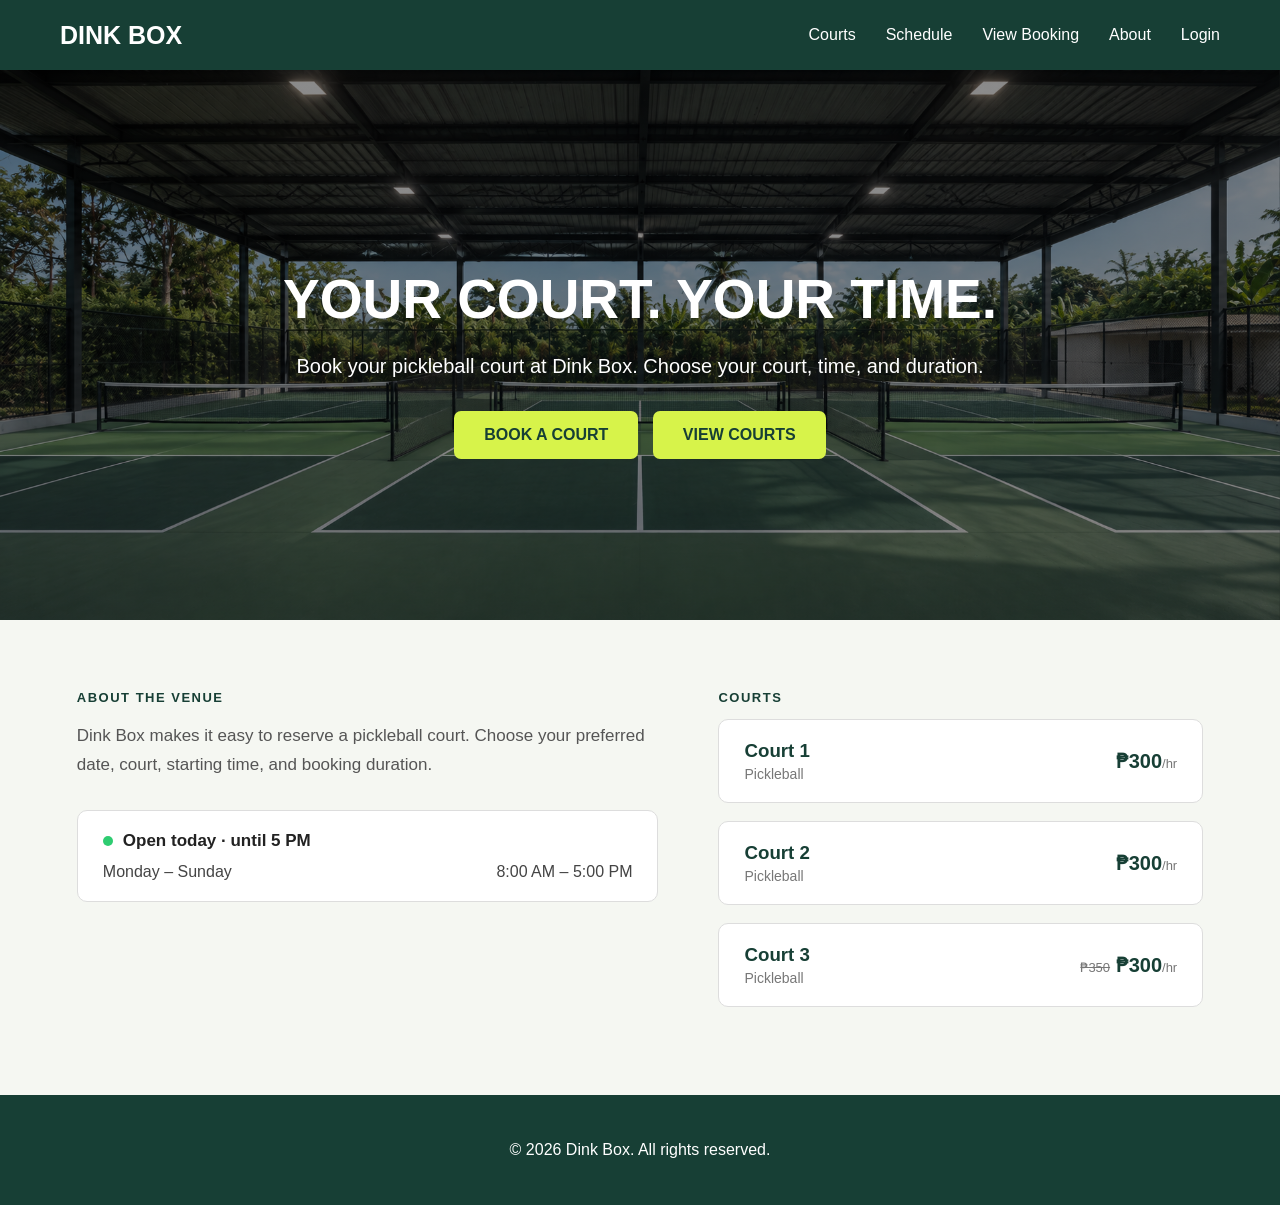
<file: index.html>
<!DOCTYPE html>
<html lang="en">

<head>
    <meta charset="UTF-8">
    <meta name="viewport" content="width=device-width, initial-scale=1.0">

    <title>Dink Box | Home</title>

<link rel="stylesheet" href="index.css">

<link rel="stylesheet" href="responsive.css">

</head>

<body>

    <header>

        <a href="index.html" class="logo">
            DINK BOX
        </a>

        <nav>

            <a href="courts.html">Courts</a>

            <a href="schedule.html">Schedule</a>

    <a href="track.html">View Booking</a>

            <a href="about.html">About</a>

            <a href="login.html">Login</a>

        </nav>

    </header>

    <section class="hero">

        <div class="hero-content">

            <h1>YOUR COURT. YOUR TIME.</h1>

            <p>
                Book your pickleball court at Dink Box.
                Choose your court, time, and duration.
            </p>

            <a href="schedule.html" class="button">
                BOOK A COURT
            </a>

            <a href="courts.html" class="button">
                VIEW COURTS
            </a>

        </div>

    </section>

    <section class="section venue-section">

        <div class="venue-info">

            <span class="venue-label">ABOUT THE VENUE</span>

            <p class="venue-desc">
                Dink Box makes it easy to reserve a pickleball court.
                Choose your preferred date, court, starting time, and
                booking duration.
            </p>

            <div class="hours-box">

                <p class="hours-status">
                    <span class="hours-dot"></span>
                    Open today &middot; until 5 PM
                </p>

                <div class="hours-row">
                    <span>Monday &ndash; Sunday</span>
                    <span>8:00 AM &ndash; 5:00 PM</span>
                </div>

            </div>

        </div>

        <div class="courts-panel">

            <span class="courts-label">COURTS</span>

            <a href="booking.html" class="court-row">
                <div>
                    <h3>Court 1</h3>
                    <p class="court-type">Pickleball</p>
                </div>
                <div class="court-price">₱300<span>/hr</span></div>
            </a>

            <a href="booking.html" class="court-row">
                <div>
                    <h3>Court 2</h3>
                    <p class="court-type">Pickleball</p>
                </div>
                <div class="court-price">₱300<span>/hr</span></div>
            </a>

            <a href="booking.html" class="court-row">
                <div>
                    <h3>Court 3</h3>
                    <p class="court-type">Pickleball</p>
                </div>
                <div class="court-price"><span><del>₱350</del></span> ₱300<span>/hr</span></div>
            </a>

        </div>

    </section>


    <footer>

        <p>© 2026 Dink Box. All rights reserved.</p>

    </footer>

<script src="bookings.js"></script>
<script src="auth.js"></script>
<script src="reset-timer.js"></script>

</body>

</html>
</file>
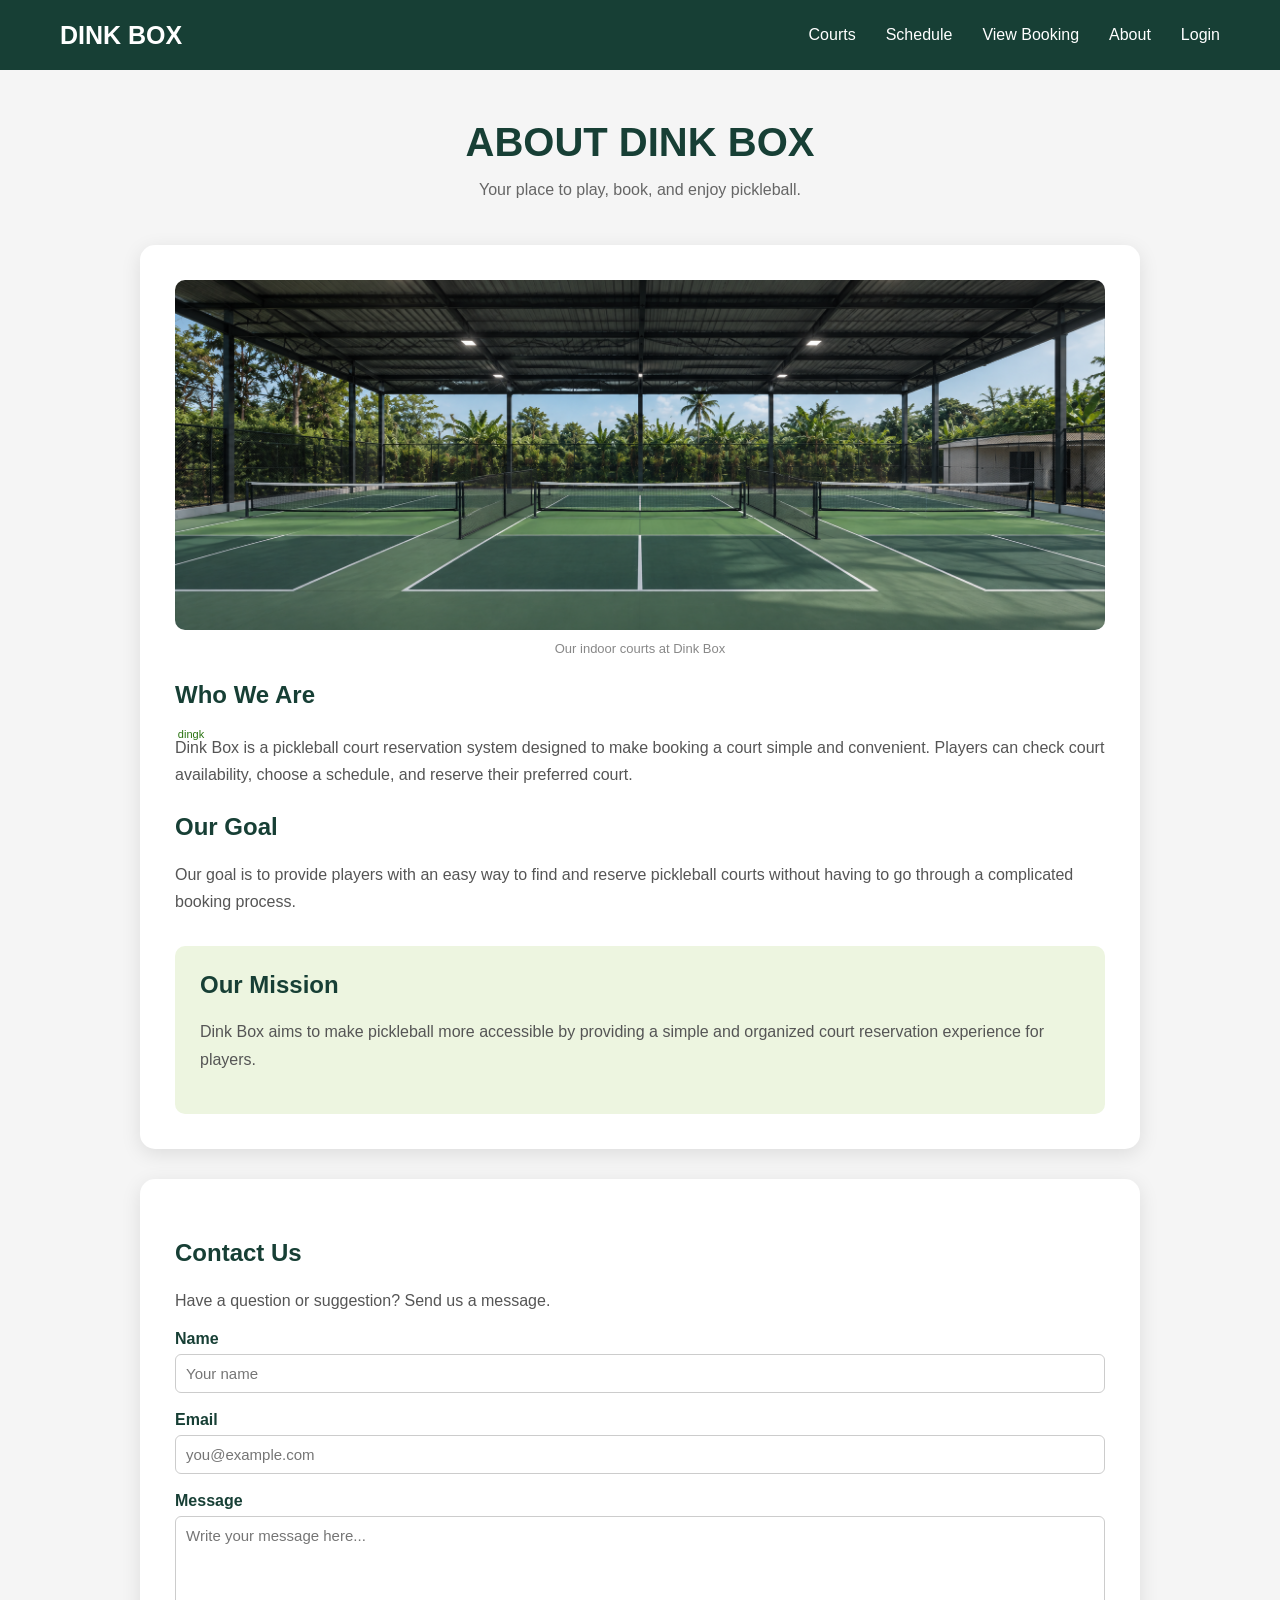
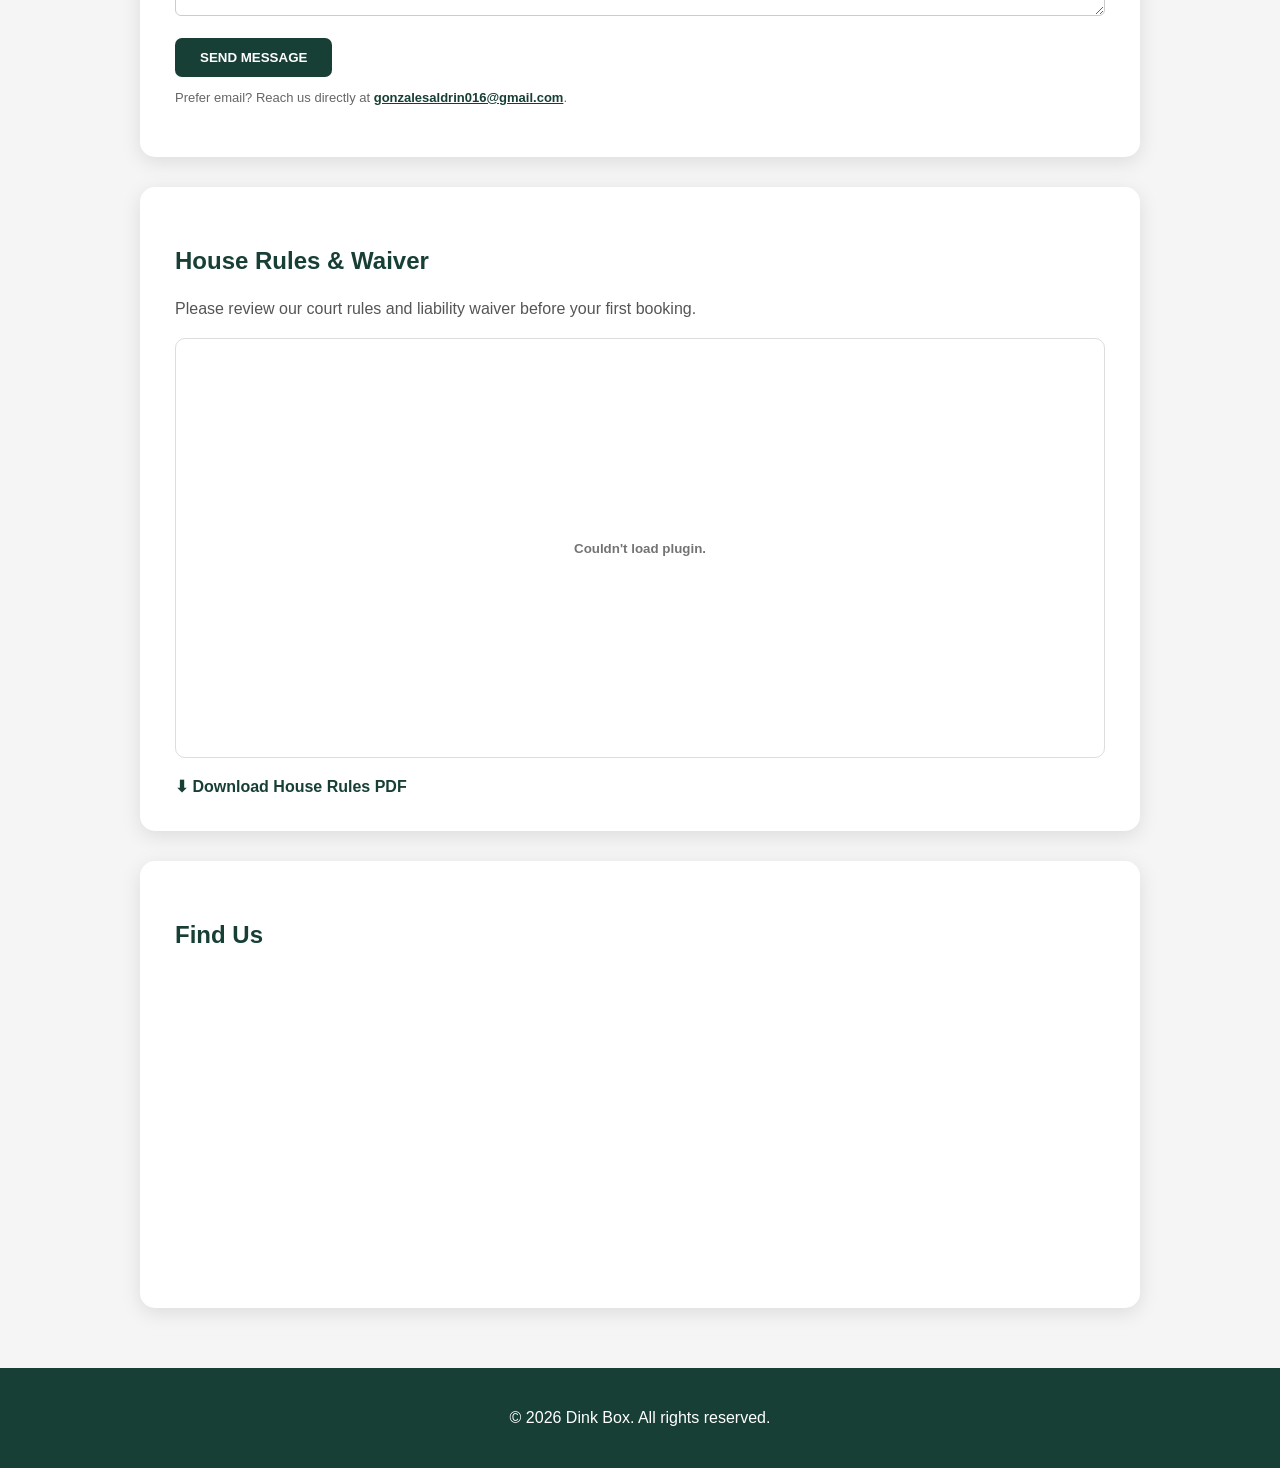
<file: about.html>
<!DOCTYPE html>
<html lang="en">

<head>
<meta charset="UTF-8">
<meta name="viewport" content="width=device-width, initial-scale=1.0">

<title>Dink Box | About</title>

<link rel="stylesheet" href="about.css">

<link rel="stylesheet" href="responsive.css">

</head>

<body>

<header>

<a href="index.html" class="logo">DINK BOX</a>

<nav>

    <a href="courts.html">Courts</a>

    <a href="schedule.html">Schedule</a>

    <a href="track.html">View Booking</a>

    <a href="about.html">About</a>

    <a href="login.html">Login</a>

</nav>

</header>

<section class="page-title">

<h1>ABOUT DINK BOX</h1>

<p>Your place to play, book, and enjoy pickleball.</p>

</section>

<div class="about-box">

<figure>
<img src="photo1.png" class="about-image" alt="Dink Box indoor courts">
<figcaption>Our indoor courts at Dink Box</figcaption>
</figure>

<h2>Who We Are</h2>

<p>
<ruby>Dink<rt>dingk</rt></ruby> Box is a pickleball court reservation system designed
to make booking a court simple and convenient. Players can
check court availability, choose a schedule, and reserve
their preferred court.
</p>

<h2>Our Goal</h2>

<p>
Our goal is to provide players with an easy way to find and
reserve pickleball courts without having to go through a
complicated booking process.
</p>

<div class="mission">

<h2>Our Mission</h2>

<p>
Dink Box aims to make pickleball more accessible by providing
a simple and organized court reservation experience for
players.
</p>

</div>

</div>

<div class="about-box contact-box">

<h2>Contact Us</h2>

<p>Have a question or suggestion? Send us a message.</p>

<form method="post" action="#" onsubmit="return thanks(event)">

<label for="contactName">Name</label>
<input type="text" id="contactName" name="contactName" placeholder="Your name" required>

<label for="contactEmail">Email</label>
<input type="email" id="contactEmail" name="contactEmail" placeholder="you@example.com" required>

<label for="contactMessage">Message</label>
<textarea id="contactMessage" name="contactMessage" placeholder="Write your message here..." required></textarea>

<button type="submit" class="send-button">SEND MESSAGE</button>

</form>

<p class="mailto-note">
Prefer email? Reach us directly at
<a href="mailto:gonzalesaldrin016@gmail.com">gonzalesaldrin016@gmail.com</a>.
</p>

</div>

<div class="about-box pdf-section">

<h2>House Rules &amp; Waiver</h2>

<p>Please review our court rules and liability waiver before your first booking.</p>

<embed src="house-rules.pdf" type="application/pdf">

<a href="house-rules.pdf" class="pdf-download" download>⬇ Download House Rules PDF</a>

</div>

<div class="about-box map-section">

<h2>Find Us</h2>

<iframe src="https://www.google.com/maps?q=Brgy.+Gonzales,+Tanauan+City,+Batangas&output=embed" loading="lazy" allowfullscreen></iframe>

</div>

<footer>

<p>© 2026 Dink Box. All rights reserved.</p>

</footer>

<script>

function thanks(event) {

    event.preventDefault();

    alert("Thanks for your message! We'll get back to you soon.");

    event.target.reset();

    return false;
}

</script>

<script src="bookings.js"></script>
<script src="auth.js"></script>
<script src="reset-timer.js"></script>

</body>

</html>
</file>
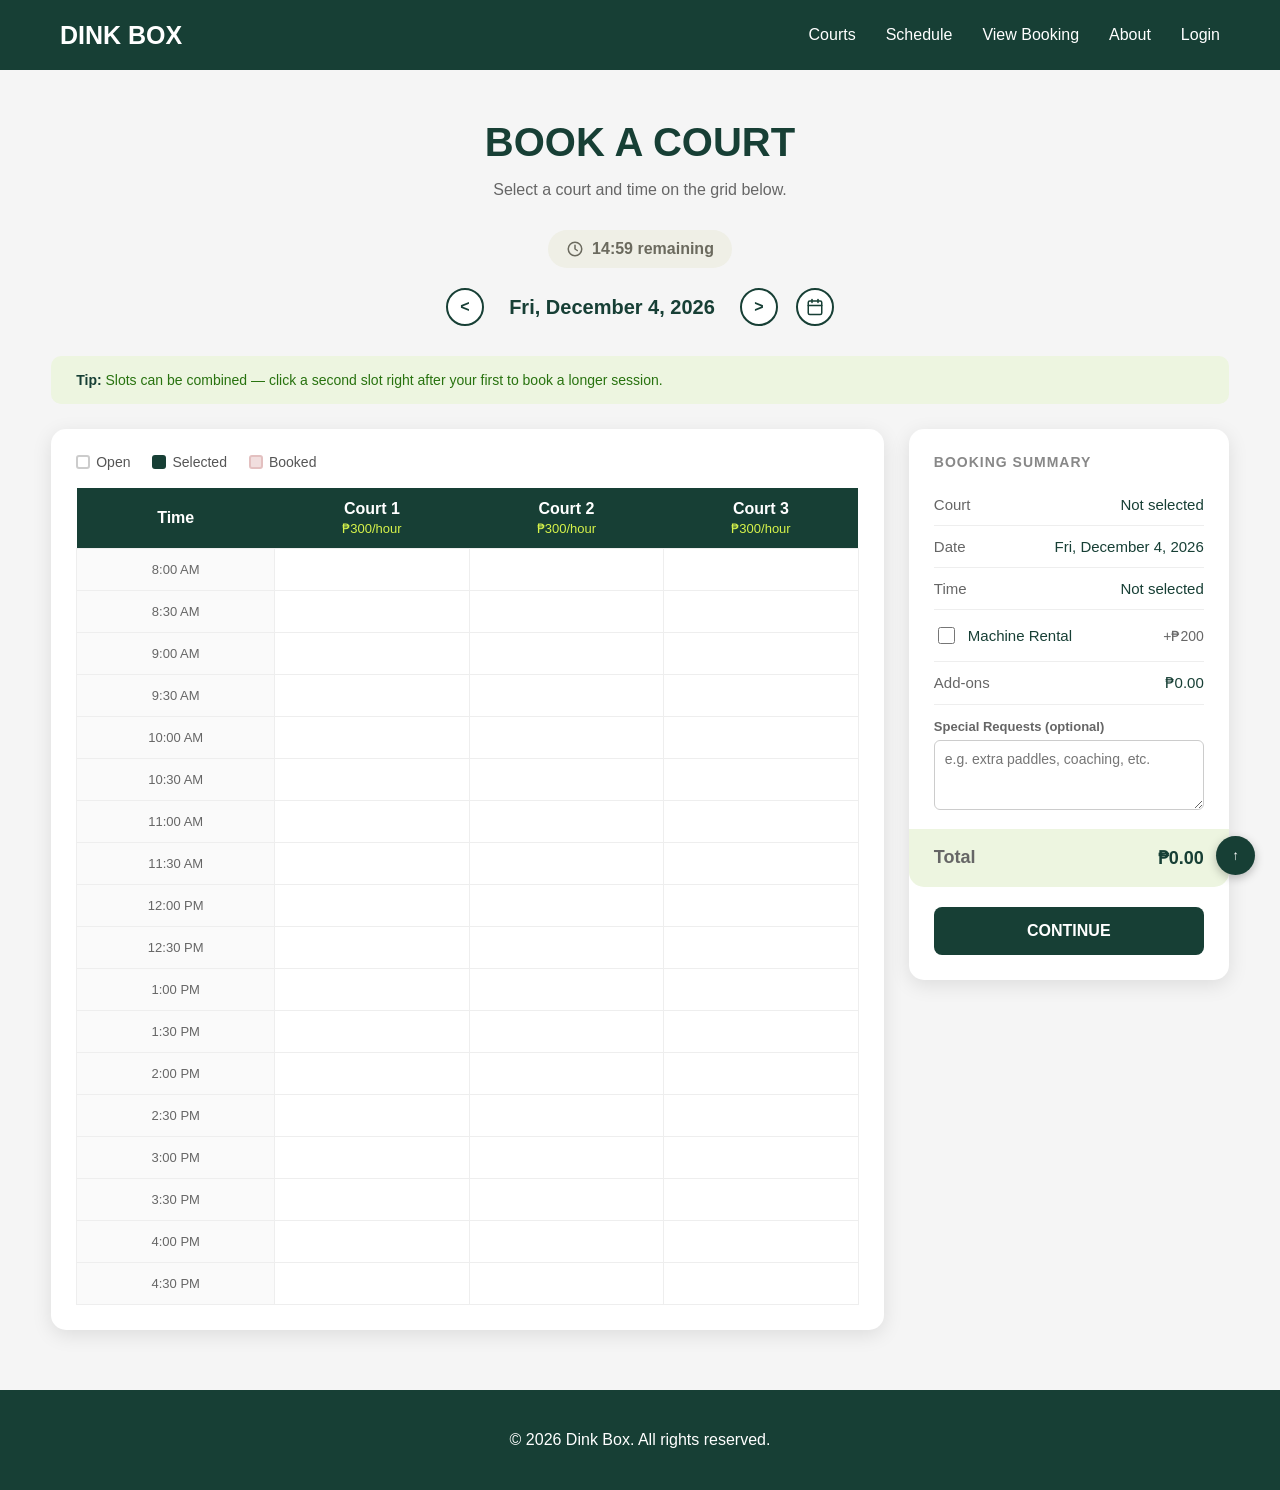
<file: booking.html>
<!DOCTYPE html>
<html lang="en">

<head>
<meta charset="UTF-8">
<meta name="viewport" content="width=device-width, initial-scale=1.0">

<title>Dink Box | Book a Court</title>

<link rel="stylesheet" href="booking.css">
<link rel="stylesheet" href="booking-extras.css">

<link rel="stylesheet" href="responsive.css">

</head>

<body>

<header>

<a href="index.html" class="logo">DINK BOX</a>

<nav>
    <a href="courts.html">Courts</a>
    <a href="schedule.html">Schedule</a>

    <a href="track.html">View Booking</a>
    <a href="about.html">About</a>
    <a href="login.html">Login</a>
</nav>

</header>

<section class="page-title">

<h1>BOOK A COURT</h1>

<p>Select a court and time on the grid below.</p>

<div class="timer-pill">
<svg viewBox="0 0 24 24" fill="none" stroke="currentColor" stroke-width="2" stroke-linecap="round" stroke-linejoin="round"><circle cx="12" cy="12" r="9"></circle><polyline points="12 7 12 12 15 14"></polyline></svg>
<span id="timerText">15:00 remaining</span>
</div>

</section>

<div class="date-nav">

<button type="button" onclick="changeDate(-1)">&lt;</button>

<div class="date-label" id="dateLabel">-</div>

<button type="button" onclick="changeDate(1)">&gt;</button>

<button type="button" class="calendar-button" onclick="openCalendar()" title="Pick a date">
<svg viewBox="0 0 24 24" fill="none" stroke="currentColor" stroke-width="2" stroke-linecap="round" stroke-linejoin="round">
<rect x="3" y="4" width="18" height="18" rx="2"></rect>
<line x1="16" y1="2" x2="16" y2="6"></line>
<line x1="8" y1="2" x2="8" y2="6"></line>
<line x1="3" y1="10" x2="21" y2="10"></line>
</svg>
</button>

<input type="date" id="dateInput" onchange="onDateInputChange()">

</div>

<aside class="booking-tips">
<strong>Tip:</strong> Slots can be combined — click a second slot right after your first to book a longer session.
</aside>

<div class="booking-layout">

<div class="schedule-panel">

<div class="legend">

<span><span class="legend-box open"></span> Open</span>

<span><span class="legend-box selected"></span> Selected</span>

<span><span class="legend-box booked"></span> Booked</span>

</div>

<table id="scheduleTable"></table>

</div>

<div class="summary-panel">

<h3>Booking Summary</h3>

<div class="summary-row">
<span>Court</span>
<span id="sumCourt">Not selected</span>
</div>

<div class="summary-row">
<span>Date</span>
<span id="sumDate">Not selected</span>
</div>

<div class="summary-row">
<span>Time</span>
<span id="sumTime">Not selected</span>
</div>

<label class="addon-option">

<span class="addon-left">

<input type="checkbox" id="addonMachine" onchange="updateSummary()">

<span class="addon-name">Machine Rental</span>

</span>

<span class="addon-price">+₱200</span>

</label>

<div class="summary-row">
<span>Add-ons</span>
<span id="sumAddons">₱0</span>
</div>

<label class="notes-label" for="specialRequests">Special Requests (optional)</label>
<textarea id="specialRequests" placeholder="e.g. extra paddles, coaching, etc."></textarea>

<div class="summary-row total">
<span>Total</span>
<span id="sumTotal">₱0</span>
</div>

<button type="button" class="continue-button" onclick="goToCheckout()">
CONTINUE
</button>

</div>

</div>

<button type="button" class="back-to-top" onclick="window.scrollTo({top:0, behavior:'smooth'})" title="Back to top">↑</button>

<footer>

<p>© 2026 Dink Box. All rights reserved.</p>

</footer>

<script src="bookings.js"></script>
<script src="auth.js"></script>
<script src="timer.js"></script>

<script>

const courts = [
    { name: "Court 1", price: 300 },
    { name: "Court 2", price: 300 },
    { name: "Court 3", price: 300 }
];

const timeSlots = [];

for (let minutes = 8 * 60; minutes + 30 <= 17 * 60; minutes += 30) {
    timeSlots.push({
        start: minutes,
        label: formatTime(minutes)
    });
}

const MACHINE_RENTAL_PRICE = 200;

let selectedCourt = null;
let selectedIndices = [];

function formatTime(minutes) {

    let hour = Math.floor(minutes / 60);
    let minute = minutes % 60;
    let period = hour >= 12 ? "PM" : "AM";

    let displayHour = hour % 12;

    if (displayHour === 0) {
        displayHour = 12;
    }

    return displayHour + ":" + String(minute).padStart(2, "0") + " " + period;
}

function formatDateLabel(dateString) {

    let date = new Date(dateString + "T00:00:00");

    return date.toLocaleDateString("en-US", {
        weekday: "short",
        year: "numeric",
        month: "long",
        day: "numeric"
    });
}

function getLocalDateString(date) {

    let year = date.getFullYear();
    let month = String(date.getMonth() + 1).padStart(2, "0");
    let day = String(date.getDate()).padStart(2, "0");

    return year + "-" + month + "-" + day;
}

function initDate() {

    let dateInput = document.getElementById("dateInput");
    let today = getLocalDateString(new Date());

    dateInput.min = today;

    if (!dateInput.value) {
        dateInput.value = today;
    }

    document.getElementById("dateLabel").textContent =
        formatDateLabel(dateInput.value);
}

function changeDate(days) {

    let dateInput = document.getElementById("dateInput");

    let date = new Date(
        dateInput.value + "T00:00:00"
    );

    date.setDate(date.getDate() + days);

    let newValue = getLocalDateString(date);

    if (newValue < getLocalDateString(new Date())) {
        return;
    }

    dateInput.value = newValue;

    document.getElementById("dateLabel").textContent =
        formatDateLabel(dateInput.value);

    clearSelection();
}

function openCalendar() {

    let dateInput = document.getElementById("dateInput");

    if (dateInput.showPicker) {
        dateInput.showPicker();
    } else {
        dateInput.focus();
        dateInput.click();
    }
}

function onDateInputChange() {

    let dateInput = document.getElementById("dateInput");
    let today = getLocalDateString(new Date());

    if (dateInput.value < today) {
        dateInput.value = today;
    }

    document.getElementById("dateLabel").textContent =
        formatDateLabel(dateInput.value);

    clearSelection();
}

function buildTable() {

    let table = document.getElementById("scheduleTable");

    let html = "<tr><th>Time</th>";

    courts.forEach(function(court) {

        html += "<th>" +
            court.name +
            "<span class='price'>₱" +
            court.price +
            "/hour</span></th>";

    });

    html += "</tr>";

    timeSlots.forEach(function(slot, timeIndex) {

        html += "<tr><td class='time-label'>" +
            slot.label +
            "</td>";

        courts.forEach(function(court, courtIndex) {

            let dateValue = document.getElementById("dateInput").value;

            if (isSlotBooked(dateValue, court.name, slot.start)) {
                html += "<td class='slot booked' title='Already booked' " +
                    "aria-label='" + court.name + " " + slot.label + " booked'>Booked</td>";
                return;
            }

            let isSelected =
                selectedCourt === court.name &&
                selectedIndices.includes(timeIndex);

            let classes = "slot";

            if (isSelected) {
                classes += " selected";
            }

            let click =
                "onclick=\"selectSlot(" +
                courtIndex +
                "," +
                timeIndex +
                ")\"";

            let keys =
                "tabindex='0' role='button' " +
                "aria-label='" + court.name + " " + slot.label + "' " +
                "onkeydown=\"if(event.key==='Enter'||event.key===' '){event.preventDefault();selectSlot(" +
                courtIndex + "," + timeIndex + ");}\"";

            let icon = isSelected
                ? "<img src='pickleball.png' class='slot-icon' alt=''>"
                : "";

            html +=
                "<td class='" +
                classes +
                "' " +
                click +
                " " +
                keys +
                ">" +
                icon +
                "</td>";

        });

        html += "</tr>";

    });

    table.innerHTML = html;
}

function selectSlot(courtIndex, timeIndex) {

    let court = courts[courtIndex];

    if (selectedCourt !== court.name) {

        selectedCourt = court.name;
        selectedIndices = [timeIndex];

    } else if (selectedIndices.includes(timeIndex)) {

        let maxIndex = Math.max(...selectedIndices);

        if (selectedIndices.length === 1) {

            selectedCourt = null;
            selectedIndices = [];

        } else if (timeIndex === maxIndex) {

            selectedIndices.pop();

        } else {

            selectedIndices = [timeIndex];

        }

    } else if (
        timeIndex === Math.max(...selectedIndices) + 1
    ) {

        selectedIndices.push(timeIndex);

    } else if (
        timeIndex === Math.min(...selectedIndices) - 1
    ) {

        selectedIndices.unshift(timeIndex);

    } else {

        selectedIndices = [timeIndex];

    }

    buildTable();
    updateSummary();
}

function clearSelection() {

    selectedCourt = null;
    selectedIndices = [];

    buildTable();
    updateSummary();
}

function updateSummary() {

    let sumCourt = document.getElementById("sumCourt");
    let sumDate = document.getElementById("sumDate");
    let sumTime = document.getElementById("sumTime");
    let sumAddons = document.getElementById("sumAddons");
    let sumTotal = document.getElementById("sumTotal");

    let machineSelected =
        document.getElementById("addonMachine").checked;

    let addonTotal =
        machineSelected ? MACHINE_RENTAL_PRICE : 0;

    sumDate.textContent =
        formatDateLabel(
            document.getElementById("dateInput").value
        );

    sumAddons.textContent =
        "₱" + addonTotal.toFixed(2);

    if (!selectedCourt || selectedIndices.length === 0) {

        sumCourt.textContent = "Not selected";
        sumTime.textContent = "Not selected";
        sumTotal.textContent =
            "₱" + addonTotal.toFixed(2);

        return;
    }

    let court = courts.find(function(c) {
        return c.name === selectedCourt;
    });

    let sorted =
        [...selectedIndices].sort(function(a, b) {
            return a - b;
        });

    let startSlot = timeSlots[sorted[0]];

    let endMinutes =
        timeSlots[sorted[sorted.length - 1]].start + 30;

    let durationHours =
        selectedIndices.length * 0.5;

    let courtTotal =
        court.price * durationHours;

    let total =
        courtTotal + addonTotal;

    sumCourt.textContent =
        court.name;

    sumTime.textContent =
        startSlot.label +
        " - " +
        formatTime(endMinutes);

    sumTotal.textContent =
        "₱" + total.toFixed(2);
}

function goToCheckout() {

    if (!selectedCourt || selectedIndices.length === 0) {

        alert("Please select a time slot first.");
        return;
    }

    let court = courts.find(function(c) {
        return c.name === selectedCourt;
    });

    let sorted =
        [...selectedIndices].sort(function(a, b) {
            return a - b;
        });

    let startSlot = timeSlots[sorted[0]];

    let endMinutes =
        timeSlots[sorted[sorted.length - 1]].start + 30;

    let durationHours =
        selectedIndices.length * 0.5;

    let courtTotal =
        court.price * durationHours;

    let machineSelected =
        document.getElementById("addonMachine").checked;

    let addonTotal =
        machineSelected ? MACHINE_RENTAL_PRICE : 0;

    let total =
        courtTotal + addonTotal;

    let notes =
        document.getElementById("specialRequests").value;

    let booking = {
        date: document.getElementById("dateInput").value,
        court: court.name,
        startTime: startSlot.label,
        startMinutes: startSlot.start,
        endMinutes: endMinutes,
        duration: durationHours,
        endTime: formatTime(endMinutes),
        addonLabel: machineSelected
            ? "Machine Rental"
            : "None",
        addonTotal: addonTotal.toFixed(2),
        notes: notes,
        total: total.toFixed(2)
    };

    localStorage.setItem(
        "dinkBoxBooking",
        JSON.stringify(booking)
    );

    window.location.href = "checkout.html";
}

initDate();
buildTable();
updateSummary();
startCountdown("timerText", true);

</script>

</body>

</html>
</file>
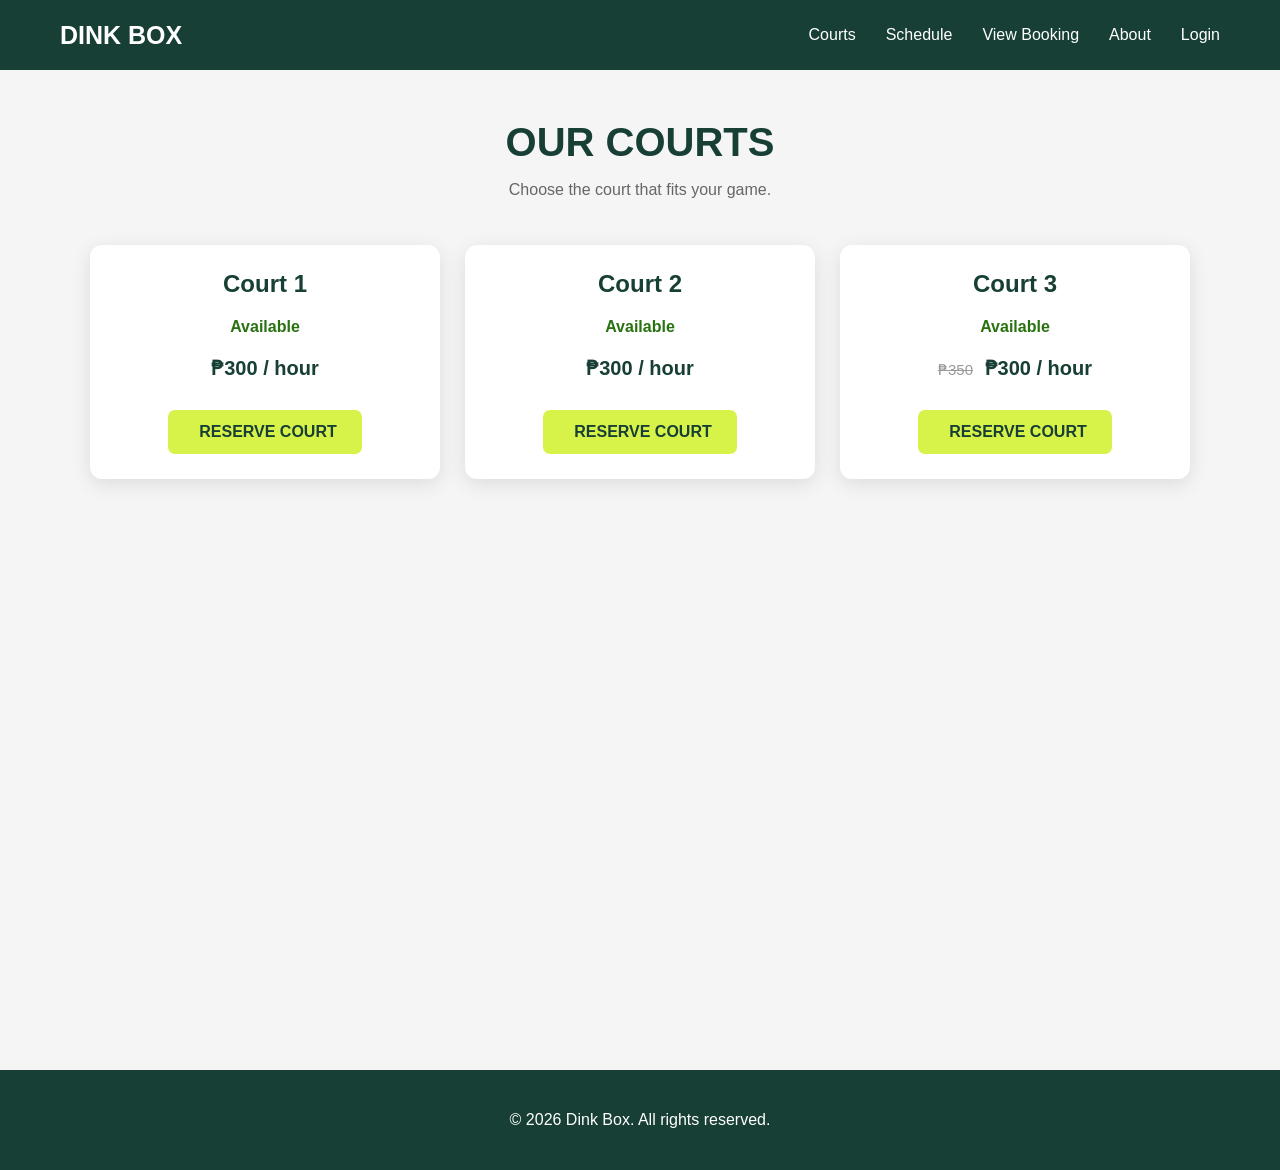
<file: courts.html>
<!DOCTYPE html>
<html lang="en">

<head>
<meta charset="UTF-8">
<meta name="viewport" content="width=device-width, initial-scale=1.0">

<title>Dink Box | Courts</title>

<link rel="stylesheet" href="courts.css">
<link rel="stylesheet" href="long-page.css">

<link rel="stylesheet" href="responsive.css">

</head>

<body>

<header>

<a href="index.html" class="logo">DINK BOX</a>

<nav>

    <a href="courts.html">Courts</a>

    <a href="schedule.html">Schedule</a>

    <a href="track.html">View Booking</a>

    <a href="about.html">About</a>

    <a href="login.html">Login</a>

</nav>

</header>

<section class="page-title">

<h1>OUR COURTS</h1>

<p>Choose the court that fits your game.</p>

</section>

<div class="court-container">

<div class="court-card">

<div class="court-info">

<h2>Court 1</h2>

<p class="status">Available</p>

<p class="price">₱300 / hour</p>

<a href="booking.html" class="reserve-button">
<span class="btn-logo"></span>RESERVE COURT
</a>

</div>

</div>

<div class="court-card">

<div class="court-info">

<h2>Court 2</h2>

<p class="status">Available</p>

<p class="price">₱300 / hour</p>

<a href="booking.html" class="reserve-button">
<span class="btn-logo"></span>RESERVE COURT
</a>

</div>

</div>

<div class="court-card">

<div class="court-info">

<h2>Court 3</h2>

<p class="status">Available</p>

<p class="price"><del>₱350</del> <ins>₱300</ins> / hour</p>

<a href="booking.html" class="reserve-button">
<span class="btn-logo"></span>RESERVE COURT
</a>

</div>

</div>

</div>

<footer>

<p>© 2026 Dink Box. All rights reserved.</p>

</footer>

<script src="bookings.js"></script>
<script src="auth.js"></script>
<script src="reset-timer.js"></script>

</body>

</html>
</file>
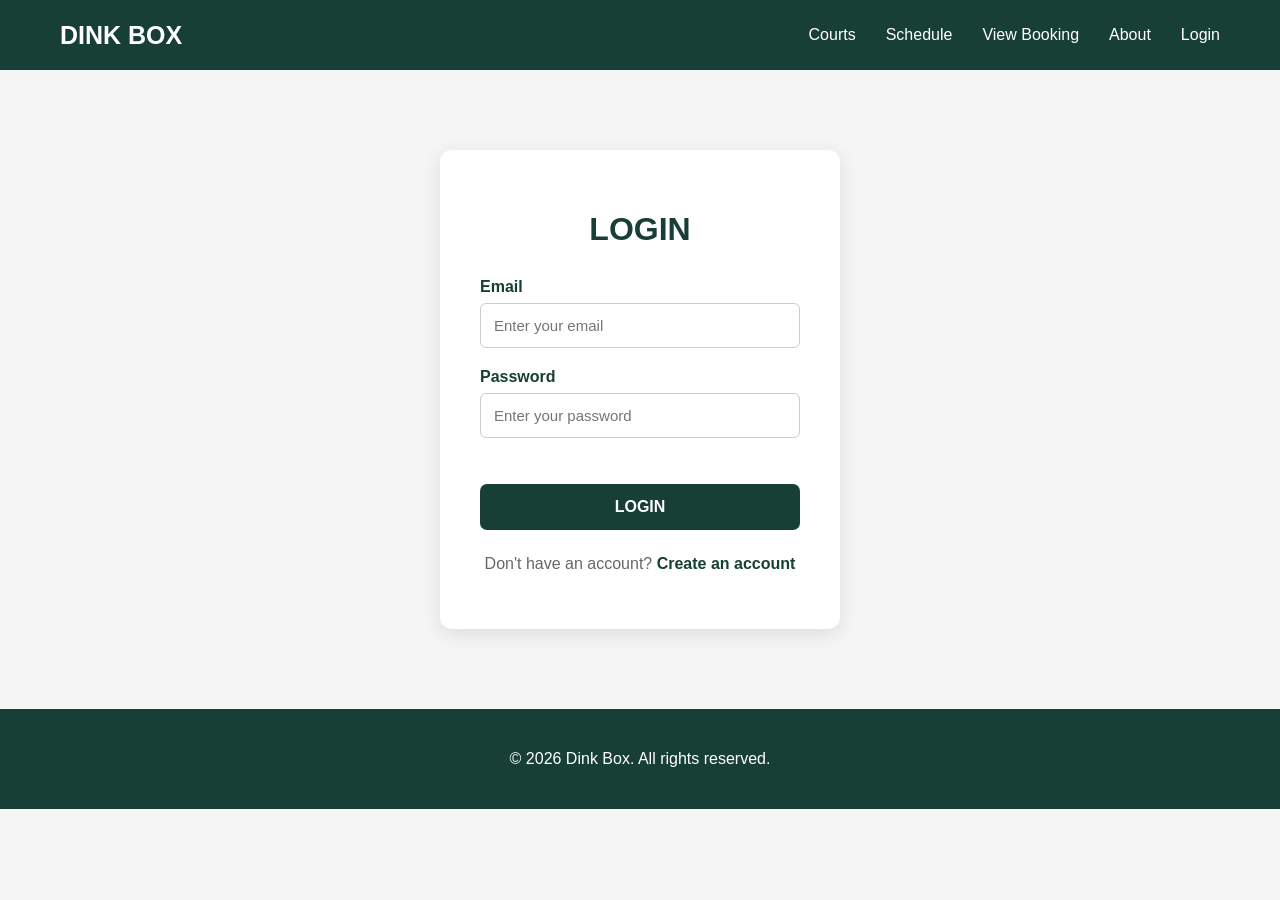
<file: login.html>
<!DOCTYPE html>
<html lang="en">

<head>
<meta charset="UTF-8">
<meta name="viewport" content="width=device-width, initial-scale=1.0">

<title>Dink Box | Login</title>

<link rel="stylesheet" href="login.css">

<link rel="stylesheet" href="responsive.css">

</head>

<body>

<header>

<a href="index.html" class="logo">DINK BOX</a>

<nav>

    <a href="courts.html">Courts</a>

    <a href="schedule.html">Schedule</a>

    <a href="track.html">View Booking</a>

    <a href="about.html">About</a>

    <a href="login.html">Login</a>

</nav>

</header>

<div class="login-container">

<h1>LOGIN</h1>

<form onsubmit="login(event)" novalidate>

<label for="email">
Email
</label>

<input
    type="email"
    id="email"
    placeholder="Enter your email"
    autocomplete="email"
    required
>

<label for="password">
Password
</label>

<input
    type="password"
    id="password"
    placeholder="Enter your password"
    autocomplete="current-password"
    required
>

<p class="form-error" id="loginError" role="alert"></p>

<button
    type="submit"
    class="login-button"
>
LOGIN
</button>

</form>

<div class="signup">

<p>

Don't have an account?

<a href="signup.html">
Create an account
</a>

</p>

</div>

</div>

<footer>

<p>© 2026 Dink Box. All rights reserved.</p>

</footer>

<script src="bookings.js"></script>
<script src="auth.js"></script>

<script>

if (getCurrentUser()) {
    window.location.href = "index.html";
}

async function login(event) {

    event.preventDefault();

    let email = document.getElementById("email");
    let password = document.getElementById("password");
    let error = document.getElementById("loginError");

    error.textContent = "";

    if (!/^[^\s@]+@[^\s@]+\.[^\s@]+$/.test(email.value.trim())) {
        error.textContent = "Enter a valid email address.";
        email.focus();
        return;
    }

    if (password.value === "") {
        error.textContent = "Enter your password.";
        password.focus();
        return;
    }

    let result = await loginUser(email.value, password.value);

    if (!result.ok) {
        error.textContent = result.message;
        return;
    }

    window.location.href = "index.html";
}

</script>

<script src="reset-timer.js"></script>

</body>

</html>
</file>
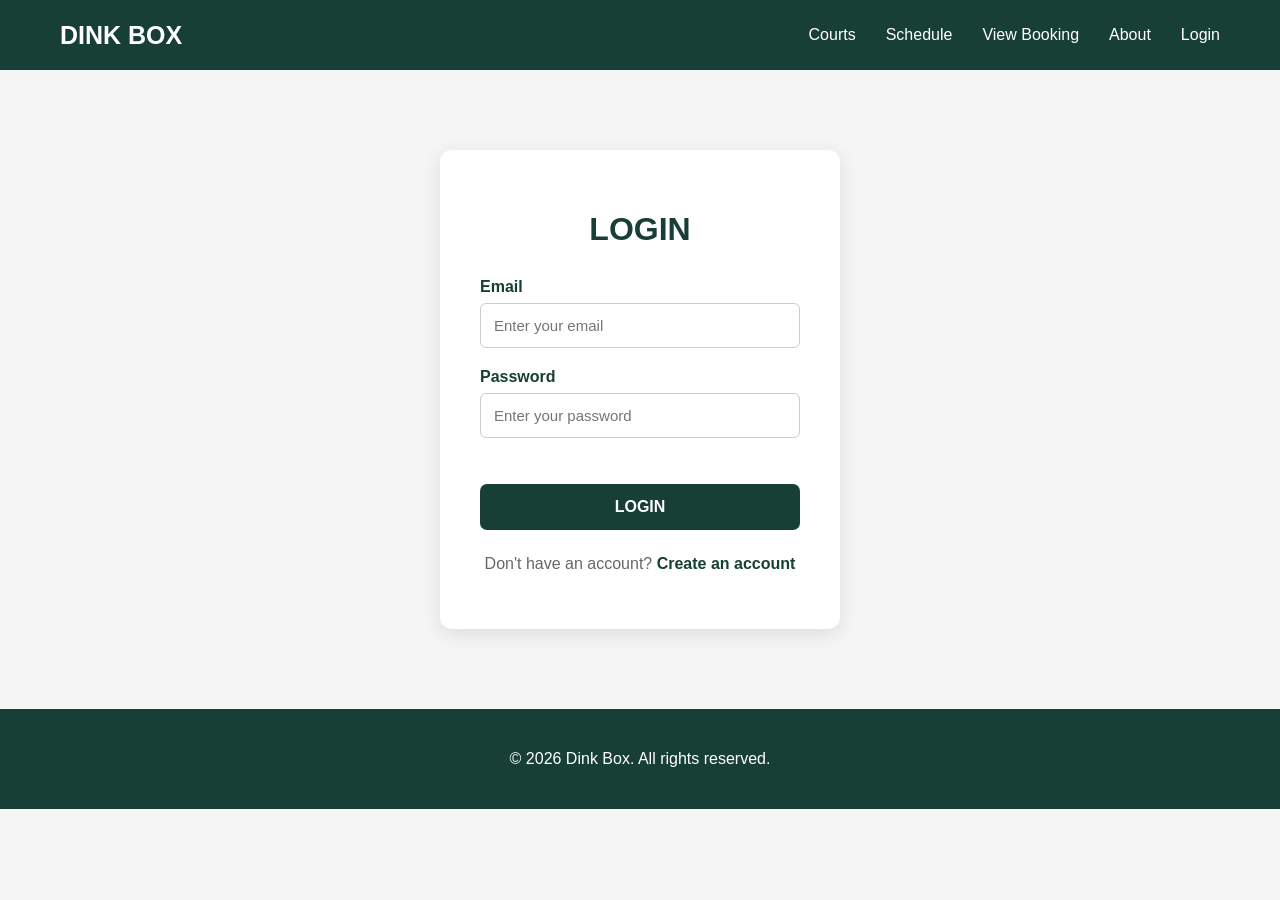
<file: my-bookings.html>
<!DOCTYPE html>
<html lang="en">

<head>
<meta charset="UTF-8">
<meta name="viewport" content="width=device-width, initial-scale=1.0">

<title>Dink Box | My Bookings</title>

<link rel="stylesheet" href="track.css">
<link rel="stylesheet" href="long-page.css">

<style>
.booking-item {
    display: flex;
    justify-content: space-between;
    align-items: center;
    gap: 15px;
    flex-wrap: wrap;
    padding: 18px 20px;
    margin-bottom: 14px;
    background-color: #edf5e0;
    border-radius: 15px;
}
.booking-item.past { background-color: #f0f0f0; color: #777; }
.booking-item h3 { margin: 0 0 4px; }
.booking-item p { margin: 0; font-size: 14px; color: #555; }
.booking-item .item-code { font-weight: bold; letter-spacing: 1px; color: #173f35; }
.booking-item .view-link {
    padding: 10px 20px;
    background-color: #173f35;
    color: white;
    border-radius: 999px;
    text-decoration: none;
    font-weight: bold;
    font-size: 14px;
}
.booking-item .view-link:hover { background-color: #24594c; }
.group-title { margin: 30px 0 14px; font-size: 18px; }
.empty { color: #666; }
.empty a { color: #173f35; font-weight: bold; }
</style>

<link rel="stylesheet" href="responsive.css">

</head>

<body>

<header>

<a href="index.html" class="logo">DINK BOX</a>

<nav>
    <a href="courts.html">Courts</a>
    <a href="schedule.html">Schedule</a>
    <a href="track.html">View Booking</a>
    <a href="about.html">About</a>
    <a href="login.html">Login</a>
</nav>

</header>

<div class="track-card">

<h1>My bookings</h1>

<div id="list"></div>

</div>

<footer>

<p>© 2026 Dink Box. All rights reserved.</p>

</footer>

<script src="bookings.js"></script>
<script src="auth.js"></script>

<script>

function esc(text) {
    return String(text).replace(/[&<>"']/g, function(c) {
        return { "&": "&amp;", "<": "&lt;", ">": "&gt;", '"': "&quot;", "'": "&#39;" }[c];
    });
}

function friendlyDate(dateString) {
    return new Date(dateString + "T00:00:00").toLocaleDateString("en-US", {
        weekday: "short", year: "numeric", month: "long", day: "numeric"
    });
}

function isPast(b) {
    let end = new Date(b.date + "T00:00:00");
    end.setMinutes(b.endMinutes);
    return end < new Date();
}

function card(b) {
    return "<div class='booking-item" + (isPast(b) ? " past" : "") + "'>" +
        "<div>" +
        "<h3>" + esc(b.court) + " &middot; " + esc(friendlyDate(b.date)) + "</h3>" +
        "<p>" + esc(b.startTime) + " - " + esc(b.endTime) + " &middot; \u20B1" + esc(b.total) + "</p>" +
        "<p class='item-code'>" + esc(b.code) + "</p>" +
        "</div>" +
        "<a class='view-link' href='track.html?code=" + encodeURIComponent(b.code) + "'>View details</a>" +
        "</div>";
}

(function() {

    let user = getCurrentUser();

    if (!user) {
        window.location.href = "login.html";
        return;
    }

    let mine = getUserBookings(user).sort(function(a, b) {
        return (a.date + String(a.startMinutes).padStart(4, "0"))
             .localeCompare(b.date + String(b.startMinutes).padStart(4, "0"));
    });

    let upcoming = mine.filter(function(b) { return !isPast(b); });
    let past = mine.filter(isPast).reverse();
    let html = "";

    if (mine.length === 0) {
        html = "<p class='empty'>You have no bookings yet. <a href='courts.html'>Reserve a court</a></p>";
    } else {
        if (upcoming.length) {
            html += "<h2 class='group-title'>Upcoming</h2>" + upcoming.map(card).join("");
        }
        if (past.length) {
            html += "<h2 class='group-title'>Past</h2>" + past.map(card).join("");
        }
    }

    document.getElementById("list").innerHTML = html;

})();

</script>

<script src="reset-timer.js"></script>

</body>

</html>
</file>
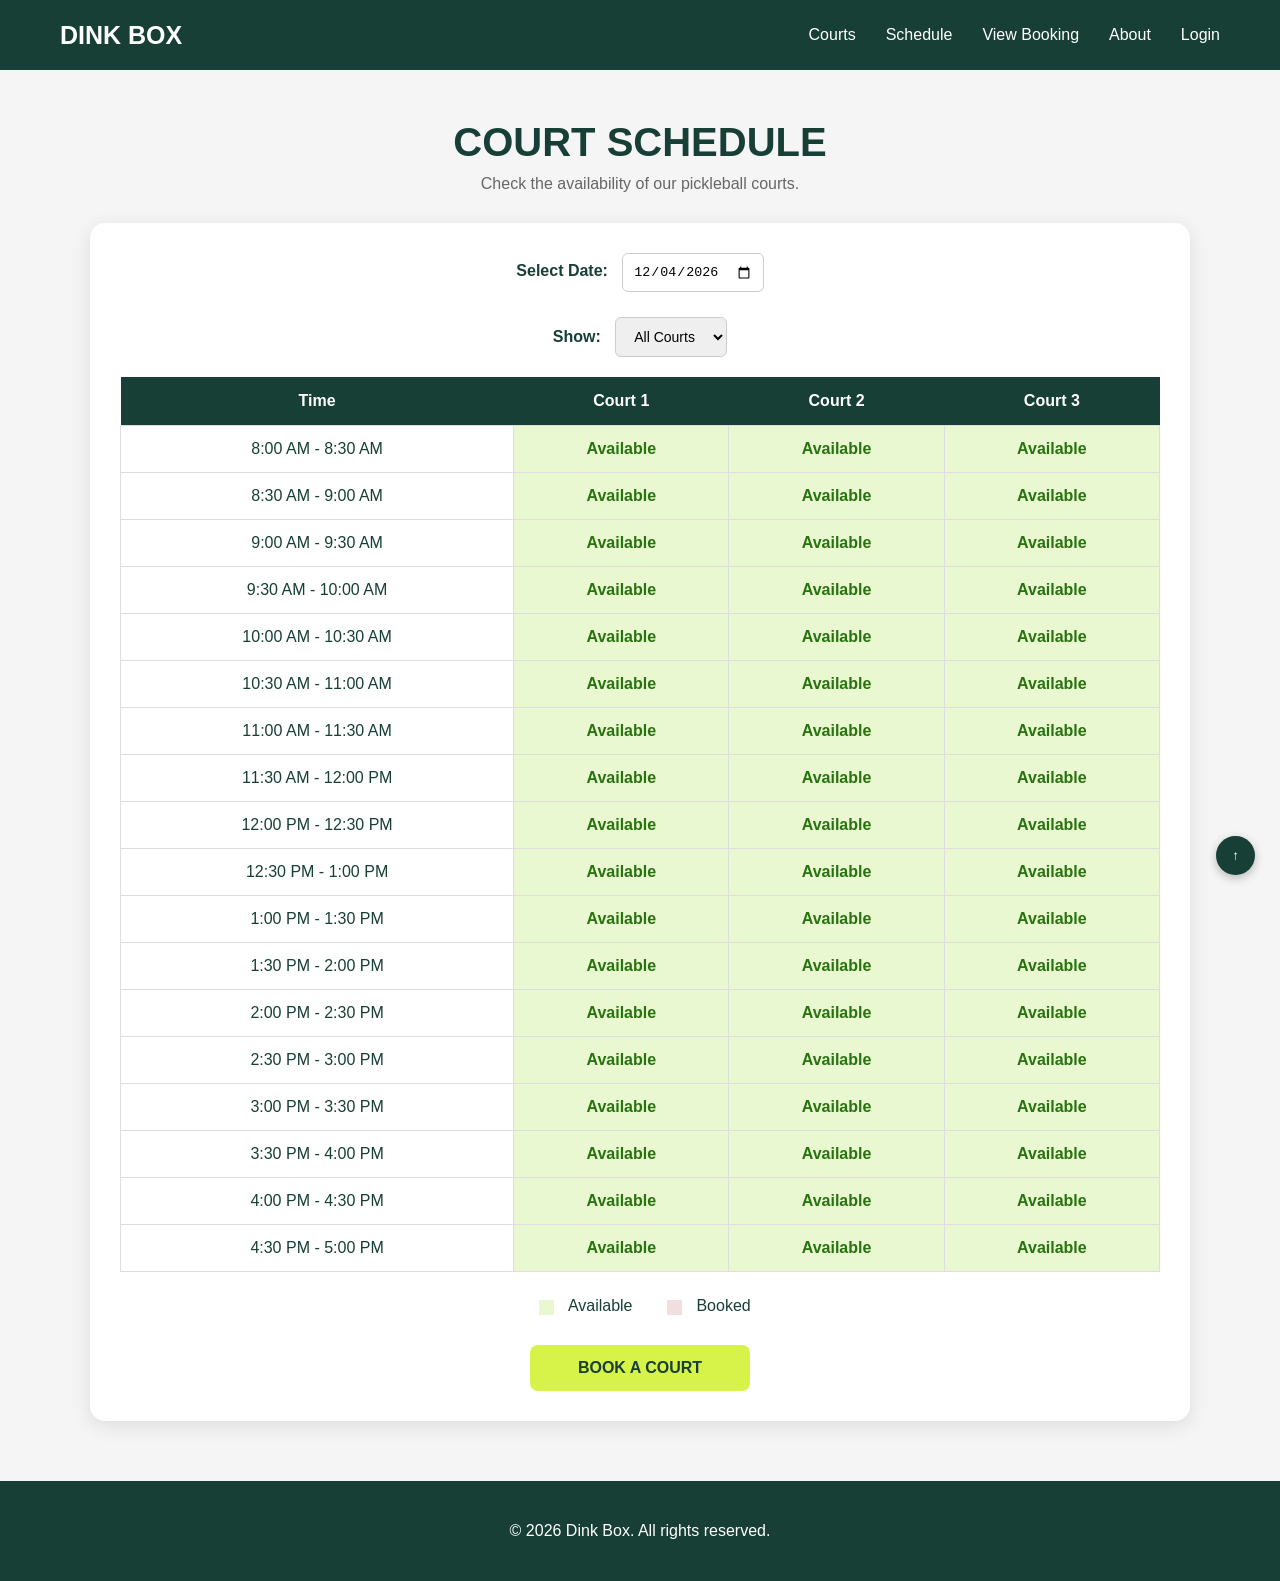
<file: schedule.html>
<!DOCTYPE html>
<html lang="en">

<head>
<meta charset="UTF-8">
<meta name="viewport" content="width=device-width, initial-scale=1.0">

<title>Schedule - Dink Box</title>

<link rel="stylesheet" href="schedule.css">

<link rel="stylesheet" href="responsive.css">

</head>

<body>

<header>

<a href="index.html" class="logo">DINK BOX</a>

<nav>

    <a href="courts.html">Courts</a>

    <a href="schedule.html">Schedule</a>

    <a href="track.html">View Booking</a>

    <a href="about.html">About</a>

    <a href="login.html">Login</a>

</nav>

</header>

<section class="page-title">

<h1>COURT SCHEDULE</h1>

<p>Check the availability of our pickleball courts.</p>

</section>

<div class="schedule-box">

<div class="date-box">

<label for="date">Select Date:</label>

<input type="date" id="date">

</div>

<div class="filter-box">

<label for="courtFilter">Show:</label>

<select id="courtFilter" onchange="filterCourt(this.value)">

<option value="all" selected>All Courts</option>

<optgroup label="Courts">
<option value="1">Court 1</option>
<option value="2">Court 2</option>
<option value="3">Court 3</option>
</optgroup>

</select>

</div>

<table id="scheduleTable"></table>

<div class="legend">

<span>
<span class="legend-box green"></span>
Available
</span>

<span>
<span class="legend-box red"></span>
Booked
</span>

</div>

<a href="booking.html" class="booking-button">
BOOK A COURT
</a>

</div>

<button type="button" class="back-to-top" onclick="window.scrollTo({top:0, behavior:'smooth'})" title="Back to top">↑</button>

<footer>

<p>© 2026 Dink Box. All rights reserved.</p>

</footer>

<script src="bookings.js"></script>
<script src="auth.js"></script>

<script>

const courtNames = ["Court 1", "Court 2", "Court 3"];

function formatTime(minutes) {

    let hour = Math.floor(minutes / 60);
    let minute = minutes % 60;
    let period = hour >= 12 ? "PM" : "AM";
    let displayHour = hour % 12;

    if (displayHour === 0) {
        displayHour = 12;
    }

    return displayHour + ":" + String(minute).padStart(2, "0") + " " + period;
}

function todayString() {

    let now = new Date();

    return now.getFullYear() + "-" +
        String(now.getMonth() + 1).padStart(2, "0") + "-" +
        String(now.getDate()).padStart(2, "0");
}

function renderSchedule() {

    let dateInput = document.getElementById("date");

    if (!dateInput.value) {
        dateInput.value = todayString();
    }

    let date = dateInput.value;

    let html = "<tr><th>Time</th>";

    courtNames.forEach(function(name) {
        html += "<th>" + name + "</th>";
    });

    html += "</tr>";

    for (let start = 8 * 60; start + 30 <= 17 * 60; start += 30) {

        html += "<tr><td>" + formatTime(start) + " - " + formatTime(start + 30) + "</td>";

        courtNames.forEach(function(name) {

            if (isSlotBooked(date, name, start)) {
                html += "<td class='booked'>Booked</td>";
            } else {
                html += "<td class='available'>Available</td>";
            }

        });

        html += "</tr>";
    }

    document.getElementById("scheduleTable").innerHTML = html;

    filterCourt(document.getElementById("courtFilter").value);
}

function filterCourt(value) {

    let rows = document.querySelectorAll("#scheduleTable tr");

    rows.forEach(function(row) {

        let cells = row.children;

        for (let i = 1; i < cells.length; i++) {

            cells[i].style.display =
                (value === "all" || i === Number(value)) ? "" : "none";

        }

    });

}

let dateInput = document.getElementById("date");
dateInput.min = todayString();
dateInput.value = todayString();
dateInput.addEventListener("change", renderSchedule);

renderSchedule();

</script>

<script src="reset-timer.js"></script>

</body>

</html>
</file>
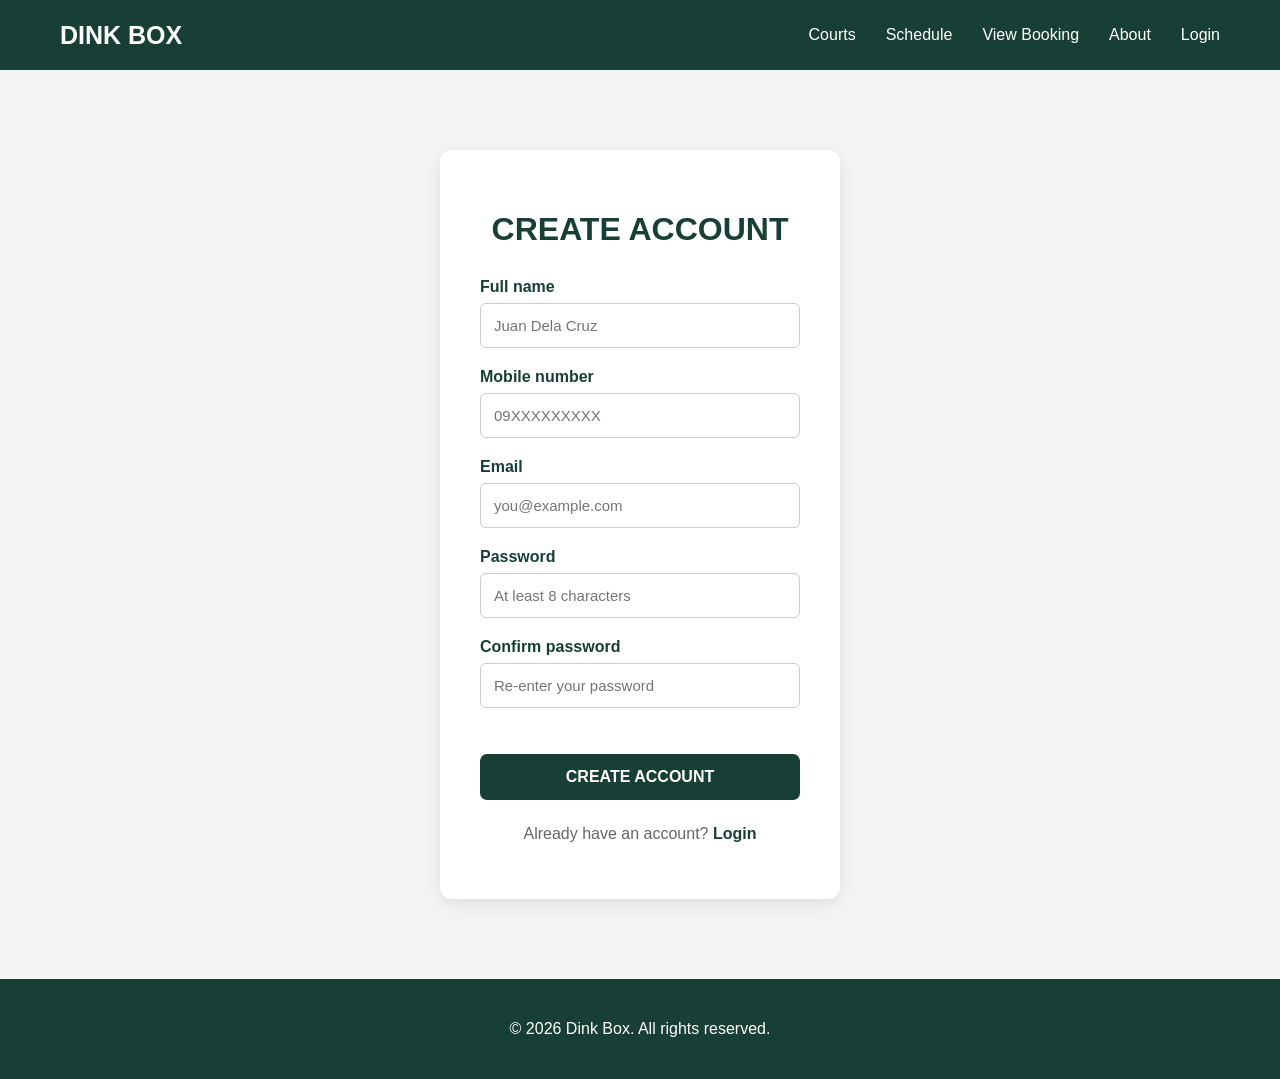
<file: signup.html>
<!DOCTYPE html>
<html lang="en">

<head>
<meta charset="UTF-8">
<meta name="viewport" content="width=device-width, initial-scale=1.0">

<title>Dink Box | Create Account</title>

<link rel="stylesheet" href="login.css">

<link rel="stylesheet" href="responsive.css">

</head>

<body>

<header>

<a href="index.html" class="logo">DINK BOX</a>

<nav>

    <a href="courts.html">Courts</a>

    <a href="schedule.html">Schedule</a>

    <a href="track.html">View Booking</a>

    <a href="about.html">About</a>

    <a href="login.html">Login</a>

</nav>

</header>

<div class="login-container">

<h1>CREATE ACCOUNT</h1>

<form onsubmit="signup(event)" novalidate>

<label for="fullName">Full name</label>
<input type="text" id="fullName" placeholder="Juan Dela Cruz" autocomplete="name">

<label for="mobile">Mobile number</label>
<input type="tel" id="mobile" placeholder="09XXXXXXXXX" maxlength="11" inputmode="numeric" autocomplete="tel">

<label for="email">Email</label>
<input type="email" id="email" placeholder="you@example.com" autocomplete="email">

<label for="password">Password</label>
<input type="password" id="password" placeholder="At least 8 characters" autocomplete="new-password">

<label for="confirm">Confirm password</label>
<input type="password" id="confirm" placeholder="Re-enter your password" autocomplete="new-password">

<p class="form-error" id="signupError" role="alert"></p>

<button type="submit" class="login-button">CREATE ACCOUNT</button>

</form>

<div class="signup">

<p>
Already have an account?
<a href="login.html">Login</a>
</p>

</div>

</div>

<footer>

<p>© 2026 Dink Box. All rights reserved.</p>

</footer>

<script src="bookings.js"></script>
<script src="auth.js"></script>

<script>

if (getCurrentUser()) {
    window.location.href = "index.html";
}

document.getElementById("mobile").addEventListener("input", function() {
    this.value = this.value.replace(/\D/g, "");
});

async function signup(event) {

    event.preventDefault();

    let name = document.getElementById("fullName");
    let mobile = document.getElementById("mobile");
    let email = document.getElementById("email");
    let password = document.getElementById("password");
    let confirm = document.getElementById("confirm");
    let error = document.getElementById("signupError");

    error.textContent = "";

    let problems = [
        [name,     name.value.trim().length < 2,                           "Enter your full name."],
        [mobile,   !/^09\d{9}$/.test(mobile.value.trim()),                 "Enter an 11-digit mobile number starting with 09."],
        [email,    !/^[^\s@]+@[^\s@]+\.[^\s@]+$/.test(email.value.trim()), "Enter a valid email address."],
        [password, password.value.length < 8,                              "Password must be at least 8 characters."],
        [confirm,  confirm.value !== password.value,                       "Passwords don't match."]
    ];

    for (let i = 0; i < problems.length; i++) {
        if (problems[i][1]) {
            error.textContent = problems[i][2];
            problems[i][0].focus();
            return;
        }
    }

    let result = await registerUser(name.value, mobile.value, email.value, password.value);

    if (!result.ok) {
        error.textContent = result.message;
        email.focus();
        return;
    }

    window.location.href = "index.html";
}

</script>

<script src="reset-timer.js"></script>

</body>

</html>
</file>
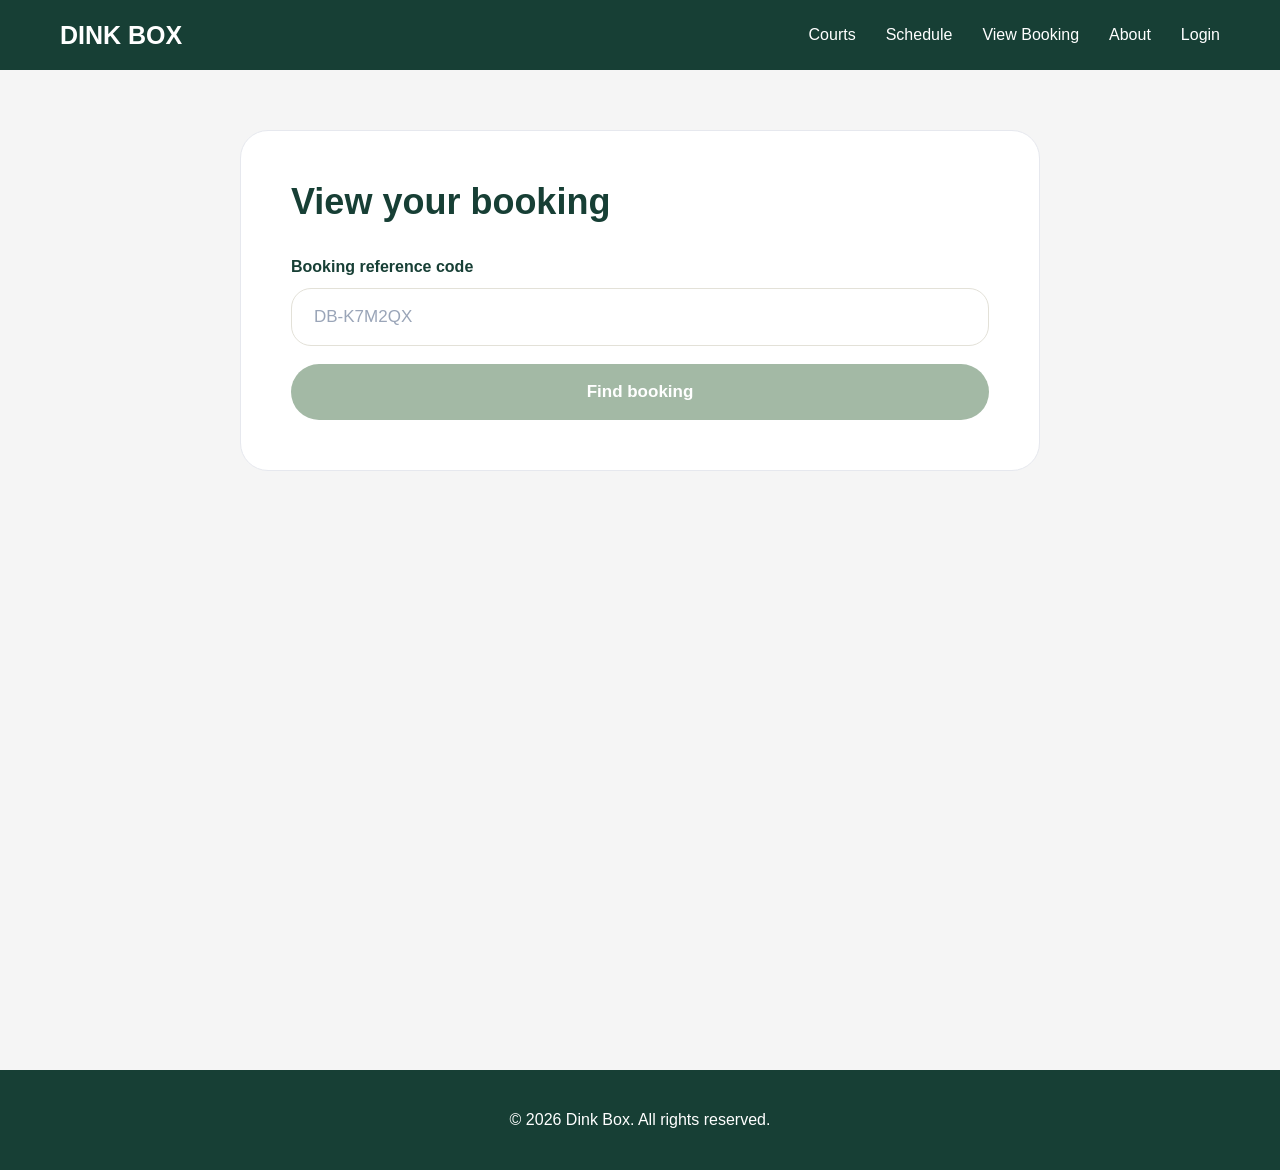
<file: track.html>
<!DOCTYPE html>
<html lang="en">

<head>
<meta charset="UTF-8">
<meta name="viewport" content="width=device-width, initial-scale=1.0">

<title>Dink Box | View Your Booking</title>

<link rel="stylesheet" href="track.css">
<link rel="stylesheet" href="long-page.css">

<link rel="stylesheet" href="responsive.css">

</head>

<body>

<header>

<a href="index.html" class="logo">DINK BOX</a>

<nav>
    <a href="courts.html">Courts</a>
    <a href="schedule.html">Schedule</a>
    <a href="track.html">View Booking</a>
    <a href="about.html">About</a>
    <a href="login.html">Login</a>
</nav>

</header>

<div class="track-card">

<h1>View your booking</h1>

<form onsubmit="findClicked(event)">

<label for="codeInput">Booking reference code</label>

<input
    type="text"
    id="codeInput"
    placeholder="DB-K7M2QX"
    maxlength="12"
    autocomplete="off"
    oninput="toggleButton()"
>

<button type="submit" class="find-button" id="findButton" disabled>
Find booking
</button>

</form>

<p class="not-found" id="notFound" style="display:none;"></p>

<div id="result"></div>

</div>

<footer>

<p>© 2026 Dink Box. All rights reserved.</p>

</footer>

<script src="bookings.js"></script>
<script src="auth.js"></script>

<script>

function esc(text) {
    return String(text).replace(/[&<>"']/g, function(c) {
        return { "&": "&amp;", "<": "&lt;", ">": "&gt;", '"': "&quot;", "'": "&#39;" }[c];
    });
}

function toggleButton() {
    document.getElementById("findButton").disabled =
        document.getElementById("codeInput").value.trim() === "";
}

function friendlyDate(dateString) {
    return new Date(dateString + "T00:00:00").toLocaleDateString("en-US", {
        weekday: "short",
        year: "numeric",
        month: "long",
        day: "numeric"
    });
}

function row(label, value, extraClass) {
    return "<div class='row " + (extraClass || "") + "'><span>" +
        label + "</span><span>" + esc(value) + "</span></div>";
}

function showBooking(code) {

    let notFound = document.getElementById("notFound");
    let result = document.getElementById("result");
    let booking = findBooking(code);

    result.innerHTML = "";
    notFound.style.display = "none";

    if (!booking) {
        notFound.textContent =
            "We couldn't find a booking with that code in this browser. Please check it and try again.";
        notFound.style.display = "block";
        return;
    }

    let addons = booking.addonLabel && booking.addonLabel !== "None"
        ? booking.addonLabel + " (+₱" + booking.addonTotal + ")"
        : "None";

    result.innerHTML =
        "<div class='result'>" +
        "<h2>Booking confirmed</h2>" +
        "<span class='code'>" + esc(booking.code) + "</span>" +
        row("Name", booking.name) +
        row("Mobile", booking.mobile) +
        row("Email", booking.email) +
        row("Date", friendlyDate(booking.date)) +
        row("Court", booking.court) +
        row("Time", booking.startTime + " - " + booking.endTime) +
        row("Duration", booking.duration + (booking.duration > 1 ? " hours" : " hour")) +
        row("Add-ons", addons) +
        (booking.notes && booking.notes.trim() !== ""
            ? row("Special requests", booking.notes) : "") +
        row("Payment", booking.payment +
            (booking.paymentStatus ? " - " + booking.paymentStatus : "")) +
        (booking.paymentRef ? row("GCash ref. no.", booking.paymentRef) : "") +
        row("Total", "₱" + booking.total, "total") +
        "<button type='button' class='cancel-button' onclick=\"cancelClicked('" +
        esc(booking.code) + "')\">Cancel booking</button>" +
        "</div>";
}

function findClicked(event) {
    event.preventDefault();
    showBooking(document.getElementById("codeInput").value);
}

function cancelClicked(code) {

    if (!confirm("Cancel this booking? The court will be open for others to book.")) {
        return;
    }

    cancelBooking(code);

    document.getElementById("result").innerHTML = "";

    let notFound = document.getElementById("notFound");
    notFound.textContent = "Your booking has been cancelled.";
    notFound.style.display = "block";
}

(function() {

    let code = new URLSearchParams(window.location.search).get("code");

    if (code) {
        document.getElementById("codeInput").value = code;
        toggleButton();
        showBooking(code);
    }

})();

</script>

<script src="reset-timer.js"></script>

</body>

</html>
</file>
<file: index.css>
* {
            box-sizing: border-box;
        }

        body {
            margin: 0;
            font-family: Arial, sans-serif;
            background-color: #f5f7f2;
            color: #222;
        }

        header {
            height: 70px;
            background-color: #173f35;
            display: flex;
            align-items: center;
            justify-content: space-between;
            padding: 0 60px;
        }

        .logo {
            color: white;
            font-size: 25px;
            font-weight: bold;
            text-decoration: none;
        }

        .logo:hover {
            color: #d7f34a;
        }

        nav {
            display: flex;
            align-items: center;
        }

        nav a {
            color: white;
            text-decoration: none;
            margin-left: 30px;
        }

        nav a:hover {
            color: #d7f34a;
        }

        .hero {
            height: 550px;

            background-image:
                linear-gradient(rgba(0,0,0,.45), rgba(0,0,0,.45)),
                url("photo1.png");

            background-size: cover;
            background-position: center;

            display: flex;
            justify-content: center;
            align-items: center;
            text-align: center;
        }

        .hero-content {
            color: white;
            max-width: 750px;
        }

        .hero h1 {
            font-size: 55px;
            margin-bottom: 15px;
        }

        .hero p {
            font-size: 20px;
            line-height: 1.5;
        }

        .button {
            display: inline-block;
            background-color: #d7f34a;
            color: #173f35;
            padding: 15px 30px;
            margin: 10px 5px;
            border-radius: 7px;
            text-decoration: none;
            font-weight: bold;
        }

        .section {
            width: 88%;
            margin: 70px auto;
        }

        .section h2 {
            text-align: center;
            color: #173f35;
            font-size: 32px;
            margin-bottom: 35px;
        }

        .venue-section {
    display: flex;
    gap: 60px;
    align-items: flex-start;
}

.venue-info {
    flex: 1.2;
}

.venue-label,
.courts-label {
    display: block;
    color: #173f35;
    font-size: 13px;
    font-weight: bold;
    letter-spacing: 1.5px;
    margin-bottom: 14px;
}

.venue-desc {
    color: #555;
    font-size: 17px;
    line-height: 1.7;
    margin-bottom: 30px;
}

.hours-box {
    border: 1px solid #ddd;
    border-radius: 10px;
    padding: 20px 25px;
    background-color: white;
}

.hours-status {
    display: flex;
    align-items: center;
    gap: 10px;
    font-weight: bold;
    font-size: 17px;
    margin: 0 0 12px;
}

.hours-dot {
    width: 10px;
    height: 10px;
    border-radius: 50%;
    background-color: #2ecc71;
    display: inline-block;
}

.hours-row {
    display: flex;
    justify-content: space-between;
    color: #444;
}

.courts-panel {
    flex: 1;
}

.court-row {
    display: flex;
    justify-content: space-between;
    align-items: center;
    background-color: white;
    border: 1px solid #ddd;
    border-radius: 10px;
    padding: 20px 25px;
    margin-bottom: 18px;
    text-decoration: none;
    color: inherit;
}

.court-row:hover {
    border-color: #173f35;
}

.court-row h3 {
    margin: 0 0 4px;
    color: #173f35;
}

.court-row .court-type {
    margin: 0;
    color: #777;
    font-size: 14px;
}

.court-row .court-price {
    font-size: 20px;
    font-weight: bold;
    color: #173f35;
}

.court-row .court-price span {
    font-size: 13px;
    font-weight: normal;
    color: #777;
}

footer {
            background-color: #173f35;
            color: white;
            text-align: center;
            padding: 30px;
            margin-top: 70px;
        }

.promo-banner {
    background-color: #173f35;
    background-image: url('pickleball.png');
    background-repeat: repeat-x;
    background-size: 22px;
    background-position: left center;
    background-blend-mode: luminosity;
    color: #d7f34a;
    text-align: center;
    padding: 10px 20px;
    font-weight: bold;
    font-size: 14px;
    letter-spacing: 0.5px;
}

.audio-box {
    background-color: white;
    border: 1px solid #ddd;
    border-radius: 10px;
    padding: 20px 25px;
    text-align: center;
}

.audio-box p {
    margin: 0 0 12px;
    color: #555;
    font-weight: bold;
}

.audio-box audio {
    width: 100%;
    max-width: 400px;
}
</file>
<file: responsive.css>
/* ==========================================================
   Dink Box - responsive styles
   Everything is inside max-width media queries, so the
   desktop / laptop layout (above 900px) is not changed.
   Load this file LAST, after the page's other stylesheets.
   ========================================================== */

/* ---------- Tablet and below (900px) ---------- */
@media (max-width: 900px) {

    header {
        padding: 0 30px;
    }

    nav a {
        margin-left: 20px;
    }

    nav .account-menu {
        margin-left: 20px;
    }
}

/* ---------- Mobile / small tablet (800px) ---------- */
@media (max-width: 800px) {

    img,
    iframe,
    embed {
        max-width: 100%;
    }

    /* index */
    .venue-section {
        flex-direction: column;
        gap: 30px;
    }

    .venue-info,
    .courts-panel {
        width: 100%;
    }

    .section {
        margin: 40px auto;
    }

    /* courts */
    .court-container {
        flex-direction: column;
        align-items: center;
    }

    .court-card {
        width: 100%;
        max-width: 420px;
    }

    .court-card img {
        height: auto;
    }

    /* schedule / booking tables */
    .schedule-box,
    .schedule-panel {
        padding: 15px;
    }

    /* booking: the grid panel was shrinking to its content instead of
       filling the screen like the summary panel below it */
    .booking-layout {
        align-items: stretch;
    }

    .schedule-panel {
        flex: none;
        width: 100%;
        min-width: 0;
    }

    .summary-panel {
        flex: none;
    }
}

/* ---------- Phones (640px) ---------- */
@media (max-width: 640px) {

    /* header + nav: logo on top, links wrap underneath */
    header {
        position: relative;
        height: auto;
        min-height: 70px;
        padding: 12px 15px;
        flex-direction: column;
        justify-content: center;
        gap: 8px;
    }

    nav {
        flex-wrap: wrap;
        justify-content: center;
        row-gap: 6px;
    }

    nav a {
        margin: 0 10px;
        font-size: 14px;
    }

    /* account dropdown: anchor it to the header so it never goes off-screen */
    header nav .account-menu {
        position: static;
        margin: 0 10px;
    }

    header nav .account-button {
        font-size: 14px;
    }

    header nav .account-menu .account-dropdown {
        right: 10px;
        top: 100%;
        margin-top: 0;
        max-width: calc(100vw - 20px);
    }

    /* page titles */
    .page-title {
        padding: 30px 15px 20px;
    }

    .page-title h1 {
        font-size: 28px;
    }

    /* index hero */
    .hero {
        height: auto;
        min-height: 380px;
        padding: 40px 20px;
    }

    .hero h1 {
        font-size: 32px;
    }

    .hero p {
        font-size: 16px;
    }

    .hero .button {
        display: block;
        max-width: 260px;
        margin: 10px auto;
        padding: 14px 20px;
    }

    .section h2 {
        font-size: 26px;
        margin-bottom: 25px;
    }

    .venue-desc {
        font-size: 16px;
    }

    .hours-box,
    .court-row {
        padding: 16px 18px;
    }

    .hours-row {
        flex-wrap: wrap;
        gap: 4px;
    }

    /* about */
    .about-box {
        padding: 20px;
    }

    .about-image {
        height: auto;
        object-fit: contain;
    }

    figcaption {
        margin: -8px 0 20px;
    }

    .mission {
        padding: 18px;
    }

    .pdf-section embed,
    .pdf-section iframe {
        height: 320px;
    }

    .map-section iframe {
        height: 250px;
    }

    /* login / signup */
    .login-container {
        margin: 40px auto;
        padding: 25px;
    }

    /* inputs at 16px so phones don't zoom in on focus */
    input,
    select,
    textarea {
        font-size: 16px;
    }

    /* schedule */
    .schedule-box {
        width: 94%;
    }

    th {
        padding: 10px 4px;
        font-size: 13px;
    }

    td {
        padding: 8px 4px;
        font-size: 12px;
    }

    .legend {
        gap: 12px;
    }

    /* booking */
    .date-nav {
        flex-wrap: wrap;
        gap: 10px;
        padding: 0 10px;
    }

    .date-nav .date-label {
        min-width: 0;
        font-size: 16px;
    }

    .booking-layout,
    .booking-tips {
        width: 94%;
    }

    .booking-tips {
        padding: 14px 16px;
    }

    .back-to-top {
        bottom: 15px;
        right: 15px;
        padding: 10px 13px;
    }

    .time-label {
        padding: 6px 4px;
        font-size: 12px;
    }

    th .price {
        font-size: 11px;
    }

    .slot {
        height: 38px;
    }

    .timer-pill {
        font-size: 14px;
        padding: 8px 14px;
    }

    /* checkout */
    .checkout-box {
        width: 94%;
        padding: 20px;
    }

    .info-header h2 {
        font-size: 22px;
    }

    .info-box input {
        padding: 14px 16px;
        border-radius: 16px;
    }

    .gcash-panel {
        padding: 16px;
    }

    .gcash-details {
        justify-content: center;
        text-align: center;
    }

    /* track / my bookings */
    .track-card {
        width: 94%;
        margin-top: 30px;
        padding: 22px;
    }

    .track-card h1 {
        font-size: 26px;
        margin-bottom: 22px;
    }

    .track-card input {
        padding: 14px 16px;
    }

    .result {
        padding: 18px;
    }

    .result .row {
        flex-wrap: wrap;
        gap: 4px 15px;
    }

    .result .row span:last-child {
        min-width: 0;
        overflow-wrap: anywhere;
    }

    footer {
        padding: 20px 15px;
        margin-top: 40px;
    }
}

/* ---------- Small phones (400px) ---------- */
@media (max-width: 400px) {

    nav a,
    header nav .account-menu {
        margin: 0 7px;
    }

    .logo {
        font-size: 22px;
    }

    .hero h1 {
        font-size: 28px;
    }

    .about-box,
    .checkout-box,
    .track-card {
        padding: 16px;
    }

    .login-container {
        padding: 20px;
    }

    .booking-item .view-link {
        width: 100%;
        text-align: center;
    }

    .court-row .court-price {
        font-size: 18px;
    }
}
</file>
<file: about.css>
* {
    box-sizing: border-box;
}

body {
    margin: 0;
    font-family: Arial, sans-serif;
    background-color: #f5f5f5;
    color: #173f35;
}

header {
    height: 70px;
    background-color: #173f35;
    display: flex;
    align-items: center;
    justify-content: space-between;
    padding: 0 60px;
}

.logo {
    color: white;
    font-size: 25px;
    font-weight: bold;
    text-decoration: none;
}

.logo:hover {
    color: #d7f34a;
}

nav {
    display: flex;
    align-items: center;
}

nav a {
    color: white;
    text-decoration: none;
    margin-left: 30px;
}

nav a:hover {
    color: #d7f34a;
}

.page-title {
    text-align: center;
    padding: 50px 20px 30px;
}

.page-title h1 {
    font-size: 40px;
    margin: 0 0 10px;
}

.page-title p {
    color: #666;
}

.about-box {
    width: 90%;
    max-width: 1000px;
    margin: auto;
    background-color: white;
    padding: 35px;
    border-radius: 15px;
    box-shadow: 0 5px 20px rgba(0,0,0,0.1);
}

.about-image {
    width: 100%;
    height: 350px;
    object-fit: cover;
    border-radius: 10px;
    margin-bottom: 25px;
}

.about-box h2 {
    color: #173f35;
    margin-top: 25px;
}

.about-box p {
    color: #555;
    line-height: 1.7;
}

.mission {
    margin-top: 30px;
    padding: 25px;
    background-color: #edf5e0;
    border-radius: 10px;
}

.mission h2 {
    margin-top: 0;
}

footer {
    background-color: #173f35;
    color: white;
    text-align: center;
    padding: 25px;
    margin-top: 60px;
}


.about-box + .about-box {
    margin-top: 30px;
}

figure {
    margin: 0;
}

figcaption {
    text-align: center;
    color: #888;
    font-size: 13px;
    margin: -18px 0 20px;
}

.fun-fact-aside {
    margin-top: 30px;
    padding: 20px 25px;
    background-color: #edf5e0;
    background-image: url('pickleball.png');
    background-repeat: no-repeat;
    background-position: right 15px center;
    background-size: 42px;
    border: 4px solid transparent;
    border-image: linear-gradient(135deg, #173f35, #d7f34a) 1;
    border-radius: 10px;
}

.fun-fact-aside h3 {
    margin: 0 0 10px;
    color: #173f35;
}

ruby {
    ruby-position: over;
}

rt {
    font-size: 11px;
    color: #28720f;
}

.contact-box label {
    display: block;
    font-weight: bold;
    margin-bottom: 6px;
    color: #173f35;
}

.contact-box input[type="text"],
.contact-box input[type="email"],
.contact-box textarea {
    width: 100%;
    padding: 10px;
    margin-bottom: 18px;
    border: 1px solid #ccc;
    border-radius: 6px;
    font-family: Arial, Helvetica, sans-serif;
    font-size: 15px;
}

.contact-box textarea {
    min-height: 100px;
    resize: vertical;
}

.contact-box input:focus,
.contact-box textarea:focus {
    outline: 3px solid #d7f34a;
    border-color: #173f35;
}

.contact-box .send-button {
    padding: 12px 25px;
    background-color: #173f35;
    color: white;
    border: none;
    border-radius: 7px;
    font-weight: bold;
    cursor: pointer;
}

.contact-box .send-button:hover {
    background-color: #24594c;
}

.contact-box .mailto-note {
    font-size: 13px;
    color: #666;
    margin-top: 10px;
}

.contact-box .mailto-note a {
    color: #173f35;
    font-weight: bold;
}

.pdf-section embed,
.pdf-section iframe {
    width: 100%;
    height: 420px;
    border: 1px solid #ddd;
    border-radius: 10px;
}

.pdf-section .pdf-download {
    display: inline-block;
    margin-top: 15px;
    color: #173f35;
    font-weight: bold;
    text-decoration: none;
}

.pdf-section .pdf-download:hover {
    color: #28720f;
}

.map-section iframe {
    width: 100%;
    height: 300px;
    border: 0;
    border-radius: 10px;
}
</file>
<file: booking.css>
* {
    box-sizing: border-box;
}

body {
    font-family: Arial, sans-serif;
    margin: 0;
    background-color: #f5f5f5;
    color: #173f35;
}

header {
    height: 70px;
    background-color: #173f35;
    display: flex;
    align-items: center;
    justify-content: space-between;
    padding: 0 60px;
}

.logo {
    color: white;
    font-size: 25px;
    font-weight: bold;
    text-decoration: none;
}

.logo:hover {
    color: #d7f34a;
}

nav {
    display: flex;
    align-items: center;
}

nav a {
    color: white;
    text-decoration: none;
    margin-left: 30px;
}

nav a:hover {
    color: #d7f34a;
}

.page-title {
    text-align: center;
    padding: 50px 20px 20px;
}

.page-title h1 {
    font-size: 40px;
    margin: 0 0 10px;
}

.page-title p {
    color: #666;
}

.date-nav {
    display: flex;
    align-items: center;
    justify-content: center;
    gap: 18px;
    margin-bottom: 30px;
}

.date-nav button {
    width: 38px;
    height: 38px;
    border-radius: 50%;
    border: 2px solid #173f35;
    background-color: white;
    color: #173f35;
    font-size: 16px;
    font-weight: bold;
    cursor: pointer;
}

.date-nav button:hover {
    background-color: #e9f8d0;
}

.date-nav .date-label {
    font-size: 20px;
    font-weight: bold;
    min-width: 220px;
    text-align: center;
}

.date-nav .calendar-button {
    display: flex;
    align-items: center;
    justify-content: center;
    width: 38px;
    height: 38px;
    border-radius: 50%;
    color: #173f35;
}

.date-nav .calendar-button svg {
    width: 18px;
    height: 18px;
    pointer-events: none;
}

.date-nav .calendar-button:focus {
    outline: 3px solid #d7f34a;
}

.date-nav input[type="date"] {
    position: absolute;
    opacity: 0;
    width: 1px;
    height: 1px;
    pointer-events: none;
}

.booking-layout {
    width: 92%;
    max-width: 1200px;
    margin: 0 auto 60px;
    display: flex;
    gap: 25px;
    align-items: flex-start;
}

.schedule-panel {
    flex: 1;
    background-color: white;
    border-radius: 15px;
    box-shadow: 0 5px 20px rgba(0,0,0,0.1);
    padding: 25px;
    overflow-x: auto;
}

.legend {
    display: flex;
    gap: 22px;
    flex-wrap: wrap;
    margin-bottom: 18px;
    font-size: 14px;
    color: #555;
}

.legend span {
    display: inline-flex;
    align-items: center;
    gap: 6px;
}

.legend-box {
    width: 14px;
    height: 14px;
    border-radius: 3px;
    display: inline-block;
}

.legend-box.open {
    background-color: white;
    border: 2px solid #ccc;
}

.legend-box.selected {
    background-color: #173f35;
}

table {
    width: 100%;
    border-collapse: collapse;
    text-align: center;
}

th {
    background-color: #173f35;
    color: white;
    padding: 12px 8px;
}

th .price {
    display: block;
    font-weight: normal;
    font-size: 13px;
    color: #d7f34a;
    margin-top: 3px;
}

td {
    padding: 0;
    border: 1px solid #eee;
}

.time-label {
    padding: 10px;
    color: #666;
    font-size: 13px;
    white-space: nowrap;
    background-color: #fafafa;
}

.slot {
    height: 42px;
    cursor: pointer;
    background-color: white;
    text-align: center;
    vertical-align: middle;
}

.slot-icon {
    width: 22px;
    height: 22px;
    filter: invert(1);
    pointer-events: none;
    vertical-align: middle;
}

.slot:hover {
    background-color: #e9f8d0;
}

.slot.selected {
    background-color: #173f35;
    color: white;
}

.summary-panel {
    width: 320px;
    background-color: white;
    border-radius: 15px;
    box-shadow: 0 5px 20px rgba(0,0,0,0.1);
    padding: 25px;
}

.summary-panel h3 {
    text-transform: uppercase;
    font-size: 14px;
    letter-spacing: 1px;
    color: #888;
    margin-top: 0;
}

.summary-row {
    display: flex;
    justify-content: space-between;
    padding: 12px 0;
    border-bottom: 1px solid #eee;
    font-size: 15px;
}

.summary-row span:first-child {
    color: #666;
}

.summary-row.total {
    background-color: #edf5e0;
    margin: 15px -25px -5px;
    padding: 18px 25px;
    border-bottom: none;
    border-radius: 0 0 15px 15px;
    font-size: 18px;
    font-weight: bold;
}

.addon-option {
    display: flex;
    align-items: center;
    justify-content: space-between;
    padding: 14px 0;
    border-bottom: 1px solid #eee;
    cursor: pointer;
}

.addon-option .addon-left {
    display: flex;
    align-items: center;
    gap: 10px;
}

.addon-option input {
    width: 17px;
    height: 17px;
    cursor: pointer;
}

.addon-option .addon-name {
    font-size: 15px;
}

.addon-option .addon-price {
    color: #666;
    font-size: 14px;
}

.continue-button {
    width: 100%;
    padding: 15px;
    margin-top: 25px;
    border: none;
    border-radius: 8px;
    background-color: #173f35;
    color: white;
    font-size: 16px;
    font-weight: bold;
    cursor: pointer;
}

.continue-button:hover {
    background-color: #24594c;
}

footer {
    background-color: #173f35;
    color: white;
    text-align: center;
    padding: 25px;
    margin-top: 60px;
}

@media (max-width: 800px) {
    .booking-layout {
        flex-direction: column;
    }

    .summary-panel {
        width: 100%;
    }
}

.booking-tips {
    width: 92%;
    max-width: 1200px;
    margin: 0 auto 25px;
    background-color: #edf5e0;
    border-radius: 10px;
    padding: 16px 25px;
    font-size: 14px;
    color: #28720f;
}

.booking-tips strong {
    color: #173f35;
}

.summary-panel textarea {
    width: 100%;
    min-height: 70px;
    padding: 10px;
    margin-top: 6px;
    border: 1px solid #ccc;
    border-radius: 6px;
    font-family: Arial, Helvetica, sans-serif;
    font-size: 14px;
    resize: vertical;
}

.summary-panel textarea:focus {
    outline: 3px solid #d7f34a;
    border-color: #173f35;
}

.summary-panel label.notes-label {
    display: block;
    font-size: 13px;
    font-weight: bold;
    color: #666;
    margin-top: 14px;
}

.back-to-top {
    position: fixed;
    bottom: 25px;
    right: 25px;
    background-color: #173f35;
    color: white;
    border: none;
    padding: 12px 16px;
    border-radius: 50%;
    font-weight: bold;
    cursor: pointer;
    box-shadow: 0 3px 10px rgba(0,0,0,0.25);
    z-index: 10;
}

.back-to-top:hover {
    background-color: #24594c;
}
</file>
<file: booking-extras.css>
.timer-pill {
    display: inline-flex;
    align-items: center;
    gap: 8px;
    padding: 10px 18px;
    background-color: #efefe6;
    color: #6b6a5e;
    border-radius: 999px;
    font-weight: bold;
    font-size: 16px;
    white-space: nowrap;
}

.timer-pill svg {
    width: 18px;
    height: 18px;
}

.page-title .timer-pill {
    margin-top: 15px;
}

.info-box {
    margin: 0 auto 25px;
}

.info-header {
    display: flex;
    justify-content: space-between;
    align-items: flex-start;
    gap: 15px;
    flex-wrap: wrap;
}

.info-header h2 {
    margin: 0 0 6px;
    font-size: 28px;
}

.info-sub {
    color: #666;
    margin: 0 0 25px;
}

.info-box label {
    display: block;
    font-weight: bold;
    margin-bottom: 8px;
}

.info-box .req {
    color: #28720f;
}

.info-box input {
    width: 100%;
    padding: 18px 22px;
    margin-bottom: 6px;
    border: 1px solid #e3e1d8;
    border-radius: 20px;
    font-size: 17px;
    font-family: inherit;
    color: #173f35;
}

.info-box input::placeholder {
    color: #aaa;
}

.info-box input:focus {
    outline: 3px solid #d7f34a;
    border-color: #173f35;
}

.info-box input.invalid {
    border-color: #9b2c2c;
}

.field-error {
    display: block;
    min-height: 18px;
    margin-bottom: 14px;
    font-size: 13px;
    color: #9b2c2c;
}

.legend-box.booked {
    background-color: #f1dede;
    border: 2px solid #e3c0c0;
}

.slot.booked {
    background-color: #f1dede;
    color: #9b2c2c;
    font-size: 12px;
    font-weight: bold;
    cursor: not-allowed;
}

.slot.booked:hover {
    background-color: #f1dede;
}

.gcash-panel {
    background-color: #f7fbe9;
    border: 1px solid #d9e6c0;
    border-radius: 12px;
    padding: 20px 22px;
    margin-bottom: 20px;
}

.gcash-panel h3 {
    margin: 0 0 10px;
}

.gcash-panel ol {
    margin: 0 0 18px;
    padding-left: 20px;
    color: #555;
    line-height: 1.7;
}

.gcash-details {
    display: flex;
    align-items: center;
    gap: 20px;
    flex-wrap: wrap;
    margin-bottom: 18px;
}

.gcash-details img {
    width: 170px;
    max-width: 100%;
    border-radius: 10px;
    border: 1px solid #d9e6c0;
    background-color: white;
}

.gcash-details p {
    margin: 0 0 12px;
    color: #666;
    font-size: 14px;
}

.gcash-details strong {
    color: #173f35;
    font-size: 18px;
}

.gcash-panel label {
    display: block;
    font-weight: bold;
    margin-bottom: 8px;
}

.gcash-panel .req {
    color: #28720f;
}

.gcash-panel input {
    width: 100%;
    padding: 14px 18px;
    margin-bottom: 6px;
    border: 1px solid #ccc;
    border-radius: 14px;
    font-size: 16px;
    font-family: inherit;
    color: #173f35;
    background-color: white;
}

.gcash-panel input:focus {
    outline: 3px solid #d7f34a;
    border-color: #173f35;
}

.gcash-panel input.invalid {
    border-color: #9b2c2c;
}

.gcash-note {
    margin: 4px 0 0;
    font-size: 13px;
    color: #666;
}
</file>
<file: courts.css>
* {
    box-sizing: border-box;
}

body {
    margin: 0;
    font-family: Arial, sans-serif;
    background-color: #f5f5f5;
    color: #173f35;
}

header {
    height: 70px;
    background-color: #173f35;
    display: flex;
    align-items: center;
    justify-content: space-between;
    padding: 0 60px;
}

.logo {
    color: white;
    font-size: 25px;
    font-weight: bold;
    text-decoration: none;
}

.logo:hover {
    color: #d7f34a;
}

nav {
    display: flex;
    align-items: center;
}

nav a {
    color: white;
    text-decoration: none;
    margin-left: 30px;
}

nav a:hover {
    color: #d7f34a;
}

.page-title {
    text-align: center;
    padding: 50px 20px 30px;
}

.page-title h1 {
    font-size: 40px;
    margin: 0 0 10px;
}

.page-title p {
    color: #666;
}

.court-container {
    width: 90%;
    max-width: 1100px;
    margin: auto;
    display: flex;
    gap: 25px;
    justify-content: center;
}

.court-card {
    background-color: white;
    width: 33.33%;
    border-radius: 12px;
    overflow: hidden;
    box-shadow: 0 5px 20px rgba(0,0,0,0.1);
}

.court-card img {
    width: 100%;
    height: 230px;
    object-fit: cover;
}

.court-info {
    padding: 25px;
    text-align: center;
}

.court-info h2 {
    margin-top: 0;
}

.court-info p {
    color: #666;
}

.status {
    color: #28720f !important;
    font-weight: bold;
}

.price {
    color: #173f35 !important;
    font-size: 20px;
    font-weight: bold;
}

.reserve-button {
    display: inline-block;
    margin-top: 10px;
    padding: 13px 25px;
    background-color: #d7f34a;
    color: #173f35;
    text-decoration: none;
    border-radius: 7px;
    font-weight: bold;
}

.reserve-button:hover {
    background-color: #c5df35;
}

footer {
    background-color: #173f35;
    color: white;
    text-align: center;
    padding: 25px;
    margin-top: 60px;
}

.promo-banner {
    background-color: #173f35;
    background-image: url('pickleball.png');
    background-repeat: repeat-x;
    background-size: 22px;
    background-position: left center;
    background-blend-mode: luminosity;
    color: #d7f34a;
    text-align: center;
    padding: 10px 20px;
    font-weight: bold;
    font-size: 14px;
    letter-spacing: 0.5px;
}

.search-bar {
    width: 90%;
    max-width: 400px;
    margin: 0 auto 30px;
    text-align: center;
}

.search-bar input {
    width: 100%;
    padding: 12px 15px;
    border: 1px solid #ccc;
    border-radius: 8px;
    font-size: 15px;
}

.search-bar input:focus {
    outline: 3px solid #d7f34a;
    border-color: #173f35;
}

.court-card {
    position: relative;
}

.sale-badge {
    position: absolute;
    top: 12px;
    right: -32px;
    background-color: #d7f34a;
    color: #173f35;
    font-size: 12px;
    font-weight: bold;
    padding: 5px 35px;
    transform: rotate(45deg);
    z-index: 5;
    box-shadow: 0 2px 6px rgba(0,0,0,0.15);
}

.price del {
    color: #999;
    font-size: 15px;
    font-weight: normal;
    margin-right: 6px;
}

.price ins {
    text-decoration: none;
    color: #173f35;
}

.reserve-button .btn-logo {
    display: inline-block;
    margin-right: 6px;
}
</file>
<file: long-page.css>
body {
    min-height: 130vh;
    display: flex;
    flex-direction: column;
}

header {
    flex-shrink: 0;
}

.court-container {
    margin: 0 auto;
}

footer {
    margin-top: auto;
}
</file>
<file: login.css>
* {
    box-sizing: border-box;
}

body {
    margin: 0;
    font-family: Arial, sans-serif;
    background-color: #f5f5f5;
    color: #173f35;
}

header {
    height: 70px;
    background-color: #173f35;
    display: flex;
    align-items: center;
    justify-content: space-between;
    padding: 0 60px;
}

.logo {
    color: white;
    font-size: 25px;
    font-weight: bold;
    text-decoration: none;
}

.logo:hover {
    color: #d7f34a;
}

nav {
    display: flex;
    align-items: center;
}

nav a {
    color: white;
    text-decoration: none;
    margin-left: 30px;
}

nav a:hover {
    color: #d7f34a;
}

.login-container {
    width: 400px;
    max-width: 90%;
    margin: 80px auto;
    background-color: white;
    padding: 40px;
    border-radius: 12px;
    box-shadow: 0 5px 20px rgba(0,0,0,0.1);
}

.login-container h1 {
    text-align: center;
    color: #173f35;
    margin-bottom: 30px;
}

label {
    display: block;
    color: #173f35;
    font-weight: bold;
    margin-bottom: 7px;
}

input {
    width: 100%;
    padding: 13px;
    border: 1px solid #ccc;
    border-radius: 6px;
    margin-bottom: 20px;
    font-size: 15px;
    font-family: inherit;
}

.login-button {
    width: 100%;
    padding: 14px;
    background-color: #173f35;
    color: white;
    border: none;
    border-radius: 7px;
    font-size: 16px;
    font-weight: bold;
    cursor: pointer;
}

.login-button:hover {
    background-color: #245c4d;
}

.signup {
    text-align: center;
    margin-top: 25px;
}

.signup p {
    color: #666;
}

.signup a {
    color: #173f35;
    font-weight: bold;
    text-decoration: none;
}

.signup a:hover {
    color: #28720f;
}

footer {
    background-color: #173f35;
    color: white;
    text-align: center;
    padding: 25px;
    margin-top: 60px;
}

input:focus {
    outline: 3px solid #d7f34a;
    border-color: #173f35;
}

.form-error {
    min-height: 20px;
    margin: -8px 0 14px;
    font-size: 14px;
    font-weight: bold;
    color: #9b2c2c;
}
</file>
<file: track.css>
* {
    box-sizing: border-box;
}

body {
    margin: 0;
    font-family: Arial, sans-serif;
    background-color: #f5f5f5;
    color: #173f35;
}

header {
    height: 70px;
    background-color: #173f35;
    display: flex;
    align-items: center;
    justify-content: space-between;
    padding: 0 60px;
}

.logo {
    color: white;
    font-size: 25px;
    font-weight: bold;
    text-decoration: none;
}

.logo:hover {
    color: #d7f34a;
}

nav {
    display: flex;
    align-items: center;
}

nav a {
    color: white;
    text-decoration: none;
    margin-left: 30px;
}

nav a:hover {
    color: #d7f34a;
}

.track-card {
    width: 90%;
    max-width: 800px;
    margin: 60px auto 0;
    background-color: white;
    padding: 50px;
    border: 1px solid #e6e8ee;
    border-radius: 28px;
}

.track-card h1 {
    margin: 0 0 35px;
    font-size: 36px;
}

.track-card label {
    display: block;
    font-weight: bold;
    margin-bottom: 12px;
}

.track-card input {
    width: 100%;
    padding: 18px 22px;
    border: 1px solid #e3e1d8;
    border-radius: 20px;
    font-size: 17px;
    font-family: inherit;
    color: #173f35;
    text-transform: uppercase;
}

.track-card input::placeholder {
    color: #9aa5b8;
    text-transform: none;
}

.track-card input:focus {
    outline: 3px solid #d7f34a;
    border-color: #173f35;
}

.find-button {
    width: 100%;
    padding: 18px;
    margin-top: 18px;
    border: none;
    border-radius: 999px;
    background-color: #173f35;
    color: white;
    font-size: 17px;
    font-weight: bold;
    cursor: pointer;
}

.find-button:hover {
    background-color: #24594c;
}

.find-button:disabled {
    background-color: #a3b9a5;
    cursor: not-allowed;
}

.not-found {
    margin-top: 18px;
    color: #9b2c2c;
    font-weight: bold;
}

.result {
    margin-top: 30px;
    padding: 25px;
    background-color: #edf5e0;
    border-radius: 15px;
}

.result h2 {
    margin: 0 0 5px;
}

.result .code {
    display: inline-block;
    margin-bottom: 18px;
    padding: 6px 14px;
    background-color: #173f35;
    color: #d7f34a;
    border-radius: 999px;
    font-weight: bold;
    letter-spacing: 1px;
}

.result .row {
    display: flex;
    justify-content: space-between;
    gap: 15px;
    padding: 10px 0;
    border-bottom: 1px solid #d9e6c0;
}

.result .row span:first-child {
    color: #666;
}

.result .row span:last-child {
    font-weight: bold;
    text-align: right;
}

.result .row.total {
    border-bottom: none;
    font-size: 18px;
}

.cancel-button {
    width: 100%;
    margin-top: 20px;
    padding: 14px;
    background-color: white;
    color: #9b2c2c;
    border: 2px solid #9b2c2c;
    border-radius: 999px;
    font-weight: bold;
    cursor: pointer;
}

.cancel-button:hover {
    background-color: #f1dede;
}

footer {
    background-color: #173f35;
    color: white;
    text-align: center;
    padding: 25px;
    margin-top: 60px;
}
</file>
<file: schedule.css>
* {
    box-sizing: border-box;
}

body {
    font-family: Arial, sans-serif;
    margin: 0;
    background-color: #f5f5f5;
    color: #173f35;
}

header {
    height: 70px;
    background-color: #173f35;
    display: flex;
    align-items: center;
    justify-content: space-between;
    padding: 0 60px;
}

.logo {
    color: white;
    font-size: 25px;
    font-weight: bold;
    text-decoration: none;
}

.logo:hover {
    color: #d7f34a;
}

nav {
    display: flex;
    align-items: center;
}

nav a {
    color: white;
    text-decoration: none;
    margin-left: 30px;
}

nav a:hover {
    color: #d7f34a;
}

.page-title {
    text-align: center;
    padding: 50px 20px 30px;
}

.page-title h1 {
    font-size: 40px;
    margin: 0 0 10px 0;
}

.page-title p {
    color: #666;
    margin: 0;
}

.schedule-box {
    width: 90%;
    max-width: 1100px;
    margin: 0 auto;
    background-color: white;
    padding: 30px;
    border-radius: 15px;
    box-shadow: 0 5px 20px rgba(0,0,0,0.1);
    overflow-x: auto;
}

.date-box {
    text-align: center;
    margin-bottom: 25px;
}

.date-box label {
    font-weight: bold;
    margin-right: 10px;
}

.date-box input {
    padding: 10px;
    border: 1px solid #ccc;
    border-radius: 6px;
}

table {
    width: 100%;
    border-collapse: collapse;
    text-align: center;
}

th {
    background-color: #173f35;
    color: white;
    padding: 15px;
}

td {
    padding: 14px;
    border: 1px solid #ddd;
}

.available {
    background-color: #e9f8d0;
    color: #28720f;
    font-weight: bold;
}

.booked {
    background-color: #f1dede;
    color: #9b2c2c;
    font-weight: bold;
}

.legend {
    margin-top: 25px;
    text-align: center;
}

.legend span {
    display: inline-block;
    margin: 0 10px;
}

.legend-box {
    display: inline-block;
    width: 15px;
    height: 15px;
    margin-right: 5px;
    vertical-align: middle;
}

.green {
    background-color: #e9f8d0;
}

.red {
    background-color: #f1dede;
}

.booking-button {
    display: block;
    width: 220px;
    margin: 30px auto 0;
    padding: 14px;
    background-color: #d7f34a;
    color: #173f35;
    text-align: center;
    text-decoration: none;
    font-weight: bold;
    border-radius: 8px;
}

.booking-button:hover {
    background-color: #c5df35;
}

footer {
    background-color: #173f35;
    color: white;
    text-align: center;
    padding: 25px;
    margin-top: 60px;
}

.filter-box {
    text-align: center;
    margin-bottom: 20px;
}

.filter-box label {
    font-weight: bold;
    margin-right: 10px;
}

.filter-box select {
    padding: 10px 14px;
    border: 1px solid #ccc;
    border-radius: 6px;
    font-size: 14px;
}

.date-box input:focus,
.filter-box select:focus {
    outline: 3px solid #d7f34a;
    border-color: #173f35;
}

td.hidden-col,
th.hidden-col {
    display: none;
}

.back-to-top {
    position: fixed;
    bottom: 25px;
    right: 25px;
    background-color: #173f35;
    color: white;
    border: none;
    padding: 12px 16px;
    border-radius: 50%;
    font-weight: bold;
    cursor: pointer;
    box-shadow: 0 3px 10px rgba(0,0,0,0.25);
    z-index: 10;
}

.back-to-top:hover {
    background-color: #24594c;
}
</file>
